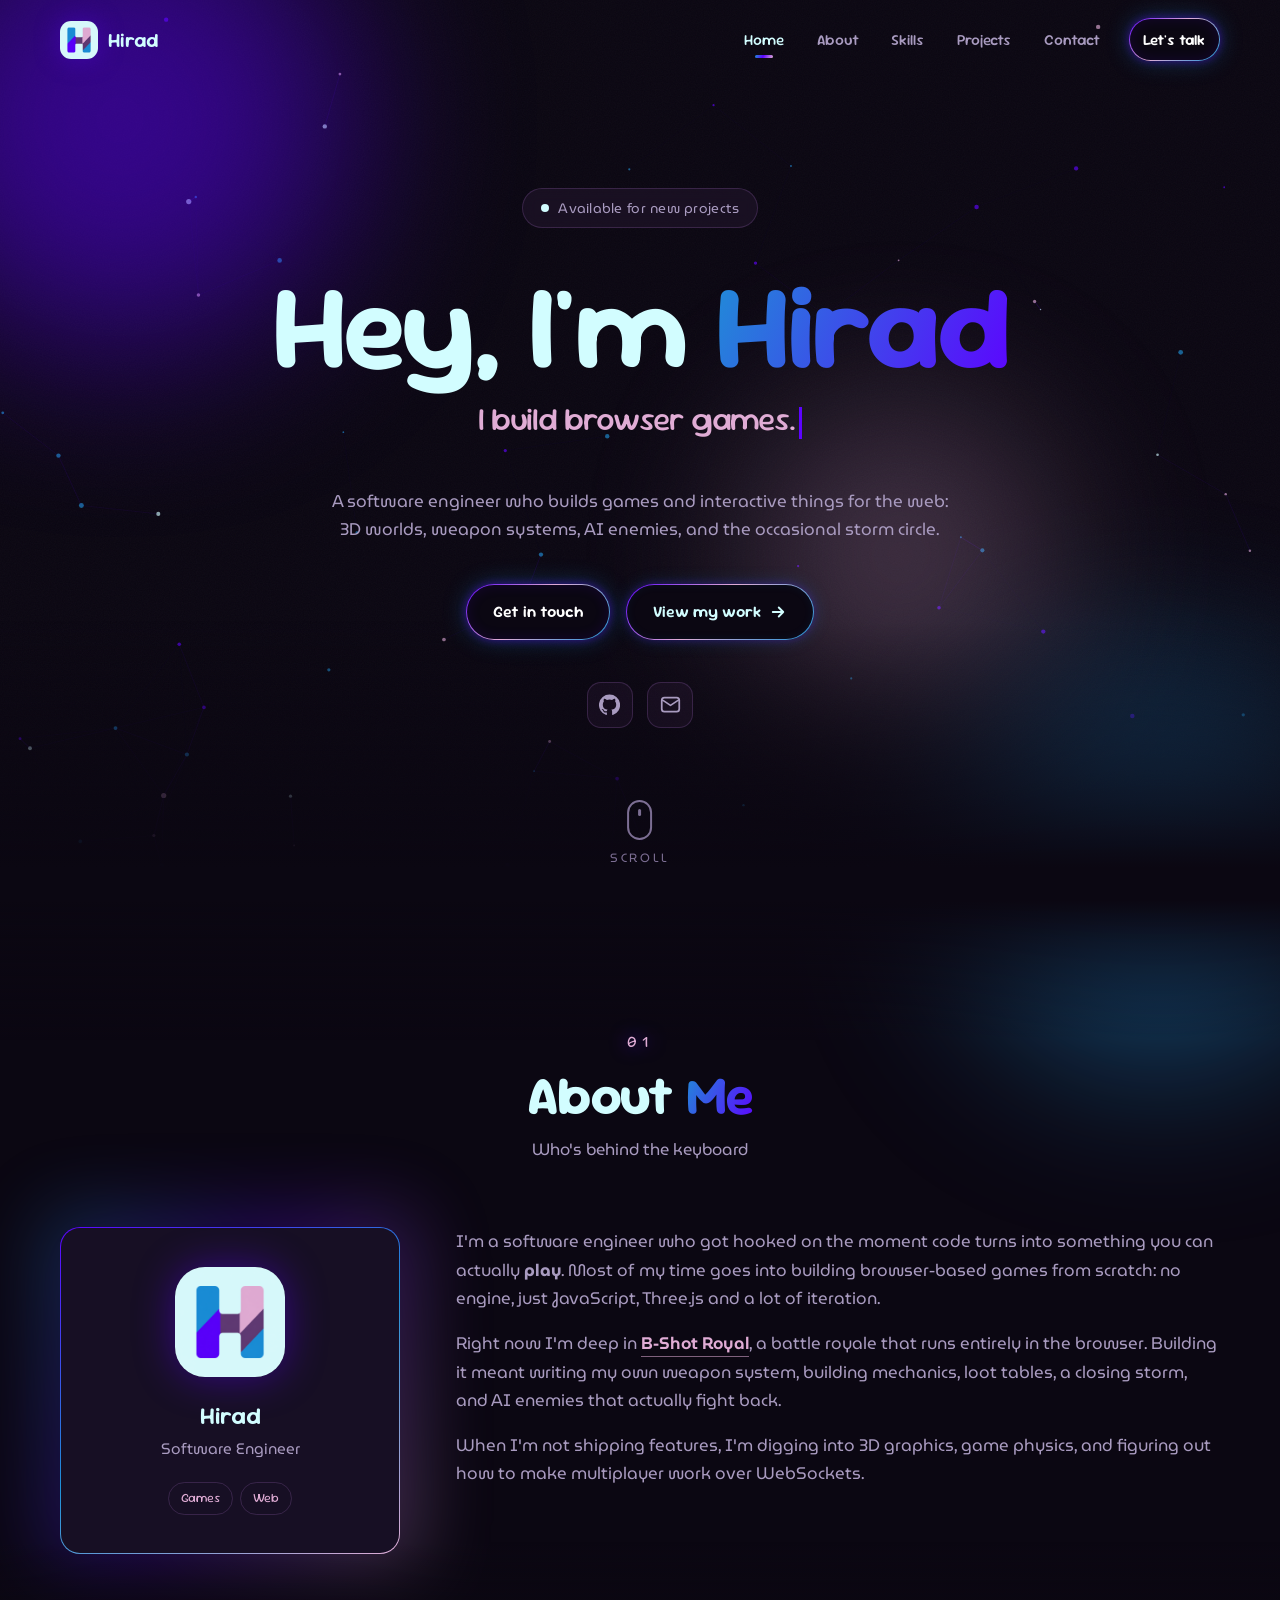
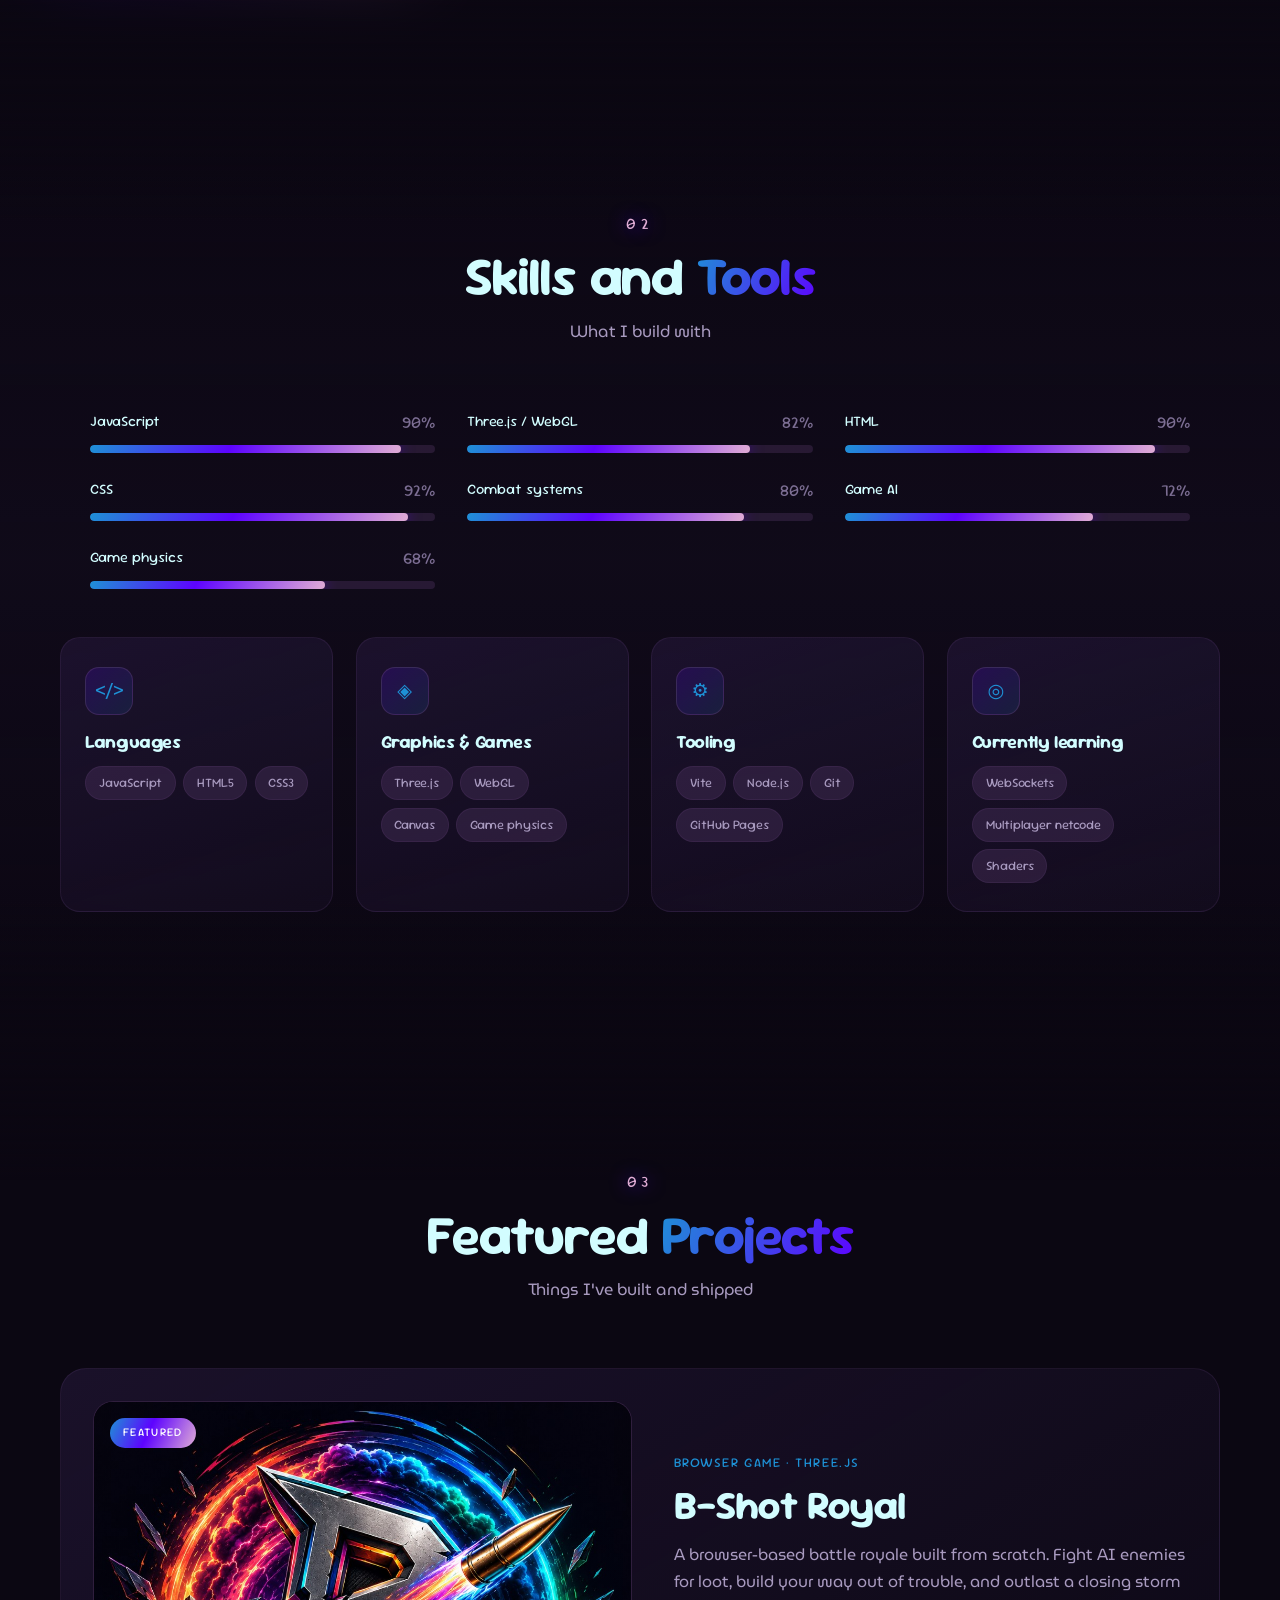
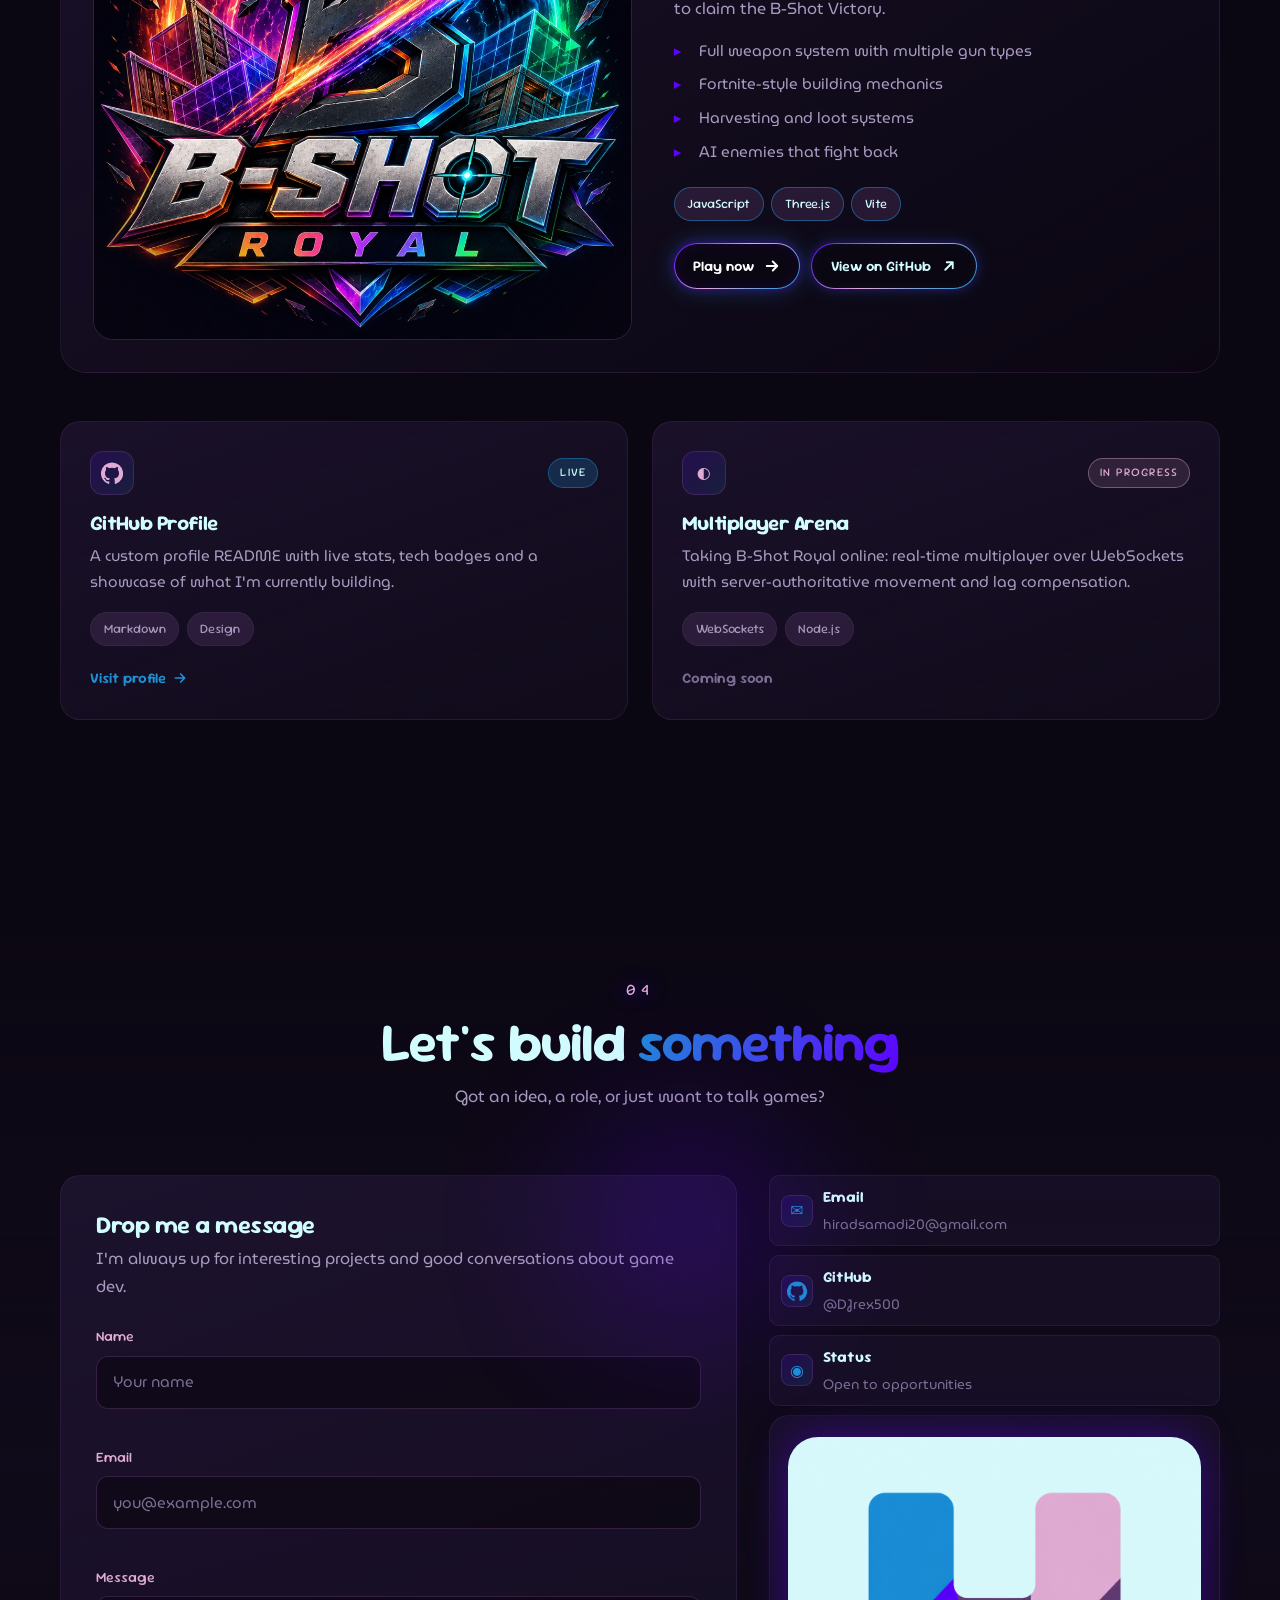
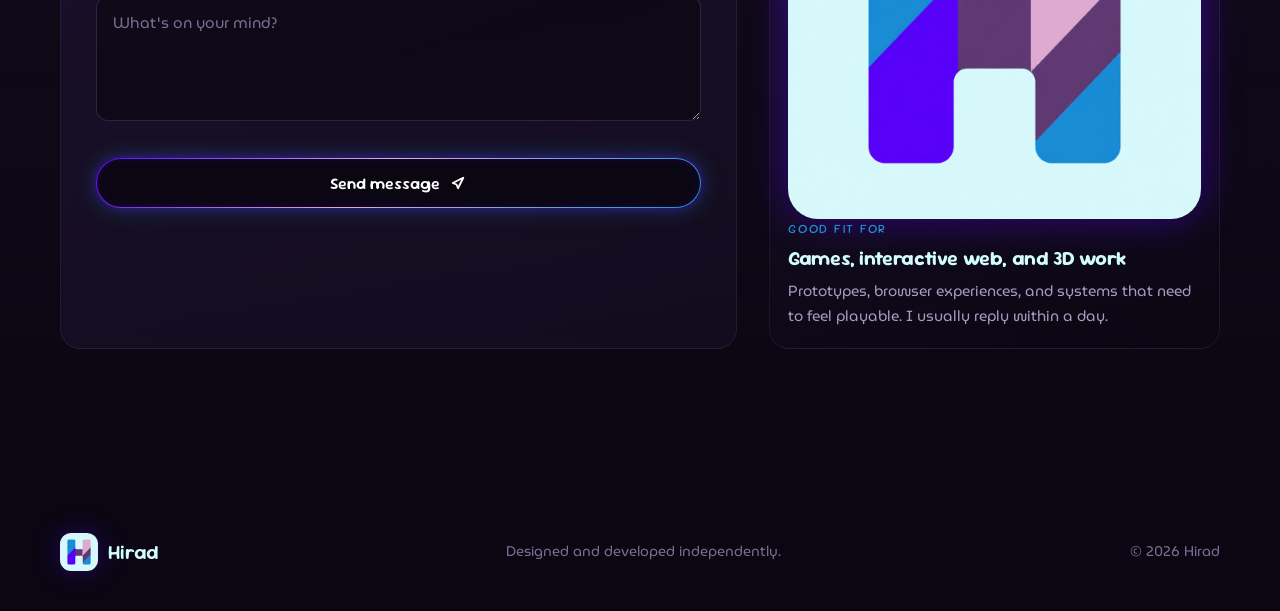
<file: index.html>
<!DOCTYPE html>
<html lang="en">
<head>
<meta charset="UTF-8" />
<meta name="viewport" content="width=device-width, initial-scale=1.0" />
<title>Hirad - Software Engineer &amp; Game Developer</title>
<meta name="description" content="Portfolio of Hirad, a software engineer building games and interactive experiences for the web." />

<link rel="preconnect" href="https://fonts.googleapis.com" />
<link rel="preconnect" href="https://fonts.gstatic.com" crossorigin />
<link href="https://fonts.googleapis.com/css2?family=Sour+Gummy:wght@300;400;500;600;700;800&family=MuseoModerno:wght@300;400;500;600;700&display=swap" rel="stylesheet" />

<link rel="stylesheet" href="styles.css" />
<link rel="icon" href="logo.png" type="image/png" />
<link rel="apple-touch-icon" href="logo.png" />
</head>
<body>

<div class="scroll-progress"><span id="progress-bar"></span></div>
<div class="cursor-glow" id="cursor-glow" aria-hidden="true"></div>
<canvas id="bg-canvas" aria-hidden="true"></canvas>
<div class="grain" aria-hidden="true"></div>

<!-- ============ NAV ============ -->
<header class="nav" id="nav">
  <div class="container nav__inner">
    <a href="#home" class="nav__logo">
      <img class="nav__logo-mark" src="logo.png" alt="" width="38" height="38" />
      <span class="nav__logo-text">Hirad</span>
    </a>

    <nav class="nav__links" id="nav-links">
      <a href="#home" class="nav__link is-active">Home</a>
      <a href="#about" class="nav__link">About</a>
      <a href="#skills" class="nav__link">Skills</a>
      <a href="#projects" class="nav__link">Projects</a>
      <a href="#contact" class="nav__link">Contact</a>
      <a href="#contact" class="btn btn--small btn--primary nav__cta">Let's talk</a>
    </nav>

    <button class="nav__burger" id="nav-burger" aria-label="Toggle menu" aria-expanded="false">
      <span></span><span></span><span></span>
    </button>
  </div>
</header>

<main>

  <!-- ============ HERO ============ -->
  <section class="hero" id="home">
    <div class="orb orb--1" aria-hidden="true"></div>
    <div class="orb orb--2" aria-hidden="true"></div>
    <div class="orb orb--3" aria-hidden="true"></div>

    <div class="container hero__inner">
      <a href="#contact" class="hero__kicker reveal">
        <span class="status-dot"></span> Available for new projects
      </a>

      <h1 class="hero__title reveal" data-delay="1">
        Hey, I'm <span class="gradient-text">Hirad</span>
      </h1>

      <h2 class="hero__typed reveal" data-delay="2">
        <span id="typed"></span><span class="caret" aria-hidden="true"></span>
      </h2>

      <p class="hero__lead reveal" data-delay="3">
        A software engineer who builds games and interactive things for the web:
        3D worlds, weapon systems, AI enemies, and the occasional storm circle.
      </p>

      <div class="hero__actions reveal" data-delay="4">
        <a href="#contact" class="btn btn--primary">Get in touch</a>
        <a href="#projects" class="btn btn--ghost">
          View my work
          <svg viewBox="0 0 24 24" fill="none" stroke="currentColor" stroke-width="2.5"><path d="M5 12h14M13 6l6 6-6 6"/></svg>
        </a>
      </div>

      <div class="hero__socials reveal" data-delay="5">
        <a href="https://github.com/DJrex500" target="_blank" rel="noopener" aria-label="GitHub">
          <svg viewBox="0 0 24 24" fill="currentColor"><path d="M12 .5a12 12 0 0 0-3.79 23.4c.6.11.82-.26.82-.58v-2.2c-3.34.72-4.04-1.42-4.04-1.42-.55-1.39-1.34-1.76-1.34-1.76-1.09-.75.08-.73.08-.73 1.2.08 1.84 1.24 1.84 1.24 1.07 1.83 2.8 1.3 3.49.99.11-.78.42-1.3.76-1.6-2.67-.3-5.47-1.33-5.47-5.93 0-1.31.47-2.38 1.24-3.22-.13-.3-.54-1.52.11-3.18 0 0 1-.32 3.3 1.23a11.5 11.5 0 0 1 6 0c2.3-1.55 3.3-1.23 3.3-1.23.65 1.66.24 2.88.12 3.18.77.84 1.23 1.91 1.23 3.22 0 4.61-2.8 5.62-5.48 5.92.43.37.81 1.1.81 2.22v3.29c0 .32.22.7.83.58A12 12 0 0 0 12 .5Z"/></svg>
        </a>
        <a href="mailto:hiradsamadi20@gmail.com" aria-label="Email">
          <svg viewBox="0 0 24 24" fill="none" stroke="currentColor" stroke-width="2"><rect x="2" y="4" width="20" height="16" rx="3"/><path d="m3 7 9 6 9-6"/></svg>
        </a>
      </div>
    </div>

    <a href="#about" class="hero__scroll" aria-label="Scroll down">
      <span class="mouse"><span class="wheel"></span></span>
      <span class="hero__scroll-text">scroll</span>
    </a>
  </section>

  <!-- ============ ABOUT ============ -->
  <section class="section" id="about">
    <div class="container">
      <div class="section__head reveal">
        <span class="section__num">01</span>
        <h2 class="section__title">About <span class="gradient-text">Me</span></h2>
        <p class="section__sub">Who's behind the keyboard</p>
      </div>

      <div class="about">
        <div class="about__visual reveal">
          <div class="avatar-card tilt">
            <div class="avatar-card__glow"></div>
            <div class="avatar-card__inner">
              <img class="avatar" src="logo.png" alt="Hirad logo" width="110" height="110" />
              <p class="avatar-card__name">Hirad</p>
              <p class="avatar-card__role">Software Engineer</p>
              <div class="avatar-card__chips">
                <span>Games</span><span>Web</span>
              </div>
            </div>
          </div>
        </div>

        <div class="about__text">
          <p class="reveal" data-delay="1">
            I'm a software engineer who got hooked on the moment code turns into something
            you can actually <b>play</b>. Most of my time goes into building browser-based
            games from scratch: no engine, just JavaScript, Three.js and a lot of iteration.
          </p>
          <p class="reveal" data-delay="2">
            Right now I'm deep in <a href="/bshot-royale/"><strong>B-Shot Royal</strong></a>, a battle royale that runs entirely
            in the browser. Building it meant writing my own weapon system, building mechanics,
            loot tables, a closing storm, and AI enemies that actually fight back.
          </p>
          <p class="reveal" data-delay="3">
            When I'm not shipping features, I'm digging into 3D graphics, game physics,
            and figuring out how to make multiplayer work over WebSockets.
          </p>
        </div>
      </div>
    </div>
  </section>

  <!-- ============ SKILLS ============ -->
  <section class="section section--alt" id="skills">
    <div class="container">
      <div class="section__head reveal">
        <span class="section__num">02</span>
        <h2 class="section__title">Skills and <span class="gradient-text">Tools</span></h2>
        <p class="section__sub">What I build with</p>
      </div>

      <div class="skills">
        <div class="skills__bars">
          <div class="bar reveal">
            <div class="bar__head"><span>JavaScript</span><span>90%</span></div>
            <div class="bar__track"><div class="bar__fill" data-level="90"></div></div>
          </div>
          <div class="bar reveal" data-delay="1">
            <div class="bar__head"><span>Three.js / WebGL</span><span>82%</span></div>
            <div class="bar__track"><div class="bar__fill" data-level="82"></div></div>
          </div>
          <div class="bar reveal" data-delay="1">
            <div class="bar__head"><span>HTML</span><span>90%</span></div>
            <div class="bar__track"><div class="bar__fill" data-level="90"></div></div>
          </div>
          <div class="bar reveal" data-delay="2">
            <div class="bar__head"><span>CSS</span><span>92%</span></div>
            <div class="bar__track"><div class="bar__fill" data-level="92"></div></div>
          </div>
          <div class="bar reveal" data-delay="2">
            <div class="bar__head"><span>Combat systems</span><span>80%</span></div>
            <div class="bar__track"><div class="bar__fill" data-level="80"></div></div>
          </div>
          <div class="bar reveal" data-delay="3">
            <div class="bar__head"><span>Game AI</span><span>72%</span></div>
            <div class="bar__track"><div class="bar__fill" data-level="72"></div></div>
          </div>
          <div class="bar reveal" data-delay="4">
            <div class="bar__head"><span>Game physics</span><span>68%</span></div>
            <div class="bar__track"><div class="bar__fill" data-level="68"></div></div>
          </div>
        </div>

        <div class="skills__grid">
          <article class="skill-card tilt reveal" data-delay="1">
            <div class="skill-card__icon">&lt;/&gt;</div>
            <h3>Languages</h3>
            <div class="chips">
              <span>JavaScript</span><span>HTML5</span><span>CSS3</span>
            </div>
          </article>

          <article class="skill-card tilt reveal" data-delay="2">
            <div class="skill-card__icon">◈</div>
            <h3>Graphics &amp; Games</h3>
            <div class="chips">
              <span>Three.js</span><span>WebGL</span><span>Canvas</span><span>Game physics</span>
            </div>
          </article>

          <article class="skill-card tilt reveal" data-delay="3">
            <div class="skill-card__icon">⚙</div>
            <h3>Tooling</h3>
            <div class="chips">
              <span>Vite</span><span>Node.js</span><span>Git</span><span>GitHub Pages</span>
            </div>
          </article>

          <article class="skill-card tilt reveal" data-delay="4">
            <div class="skill-card__icon">◎</div>
            <h3>Currently learning</h3>
            <div class="chips">
              <span>WebSockets</span><span>Multiplayer netcode</span><span>Shaders</span>
            </div>
          </article>
        </div>
      </div>
    </div>
  </section>

  <!-- ============ PROJECTS ============ -->
  <section class="section" id="projects">
    <div class="container">
      <div class="section__head reveal">
        <span class="section__num">03</span>
        <h2 class="section__title">Featured <span class="gradient-text">Projects</span></h2>
        <p class="section__sub">Things I've built and shipped</p>
      </div>

      <!-- Featured -->
      <article class="feature reveal">
        <div class="feature__media">
          <div class="feature__scene">
            <span class="feature__badge">Featured</span>
            <img class="feature__img" src="b-shot-royal.jpg" alt="B-Shot Royal key art" width="1024" height="1024" />
          </div>
        </div>

        <div class="feature__body">
          <p class="feature__eyebrow">Browser game · Three.js</p>
          <h3 class="feature__title">B-Shot Royal</h3>
          <p class="feature__desc">
            A browser-based battle royale built from scratch. Fight AI enemies for loot,
            build your way out of trouble, and outlast a closing storm to claim the
            B-Shot Victory.
          </p>
          <ul class="feature__list">
            <li>Full weapon system with multiple gun types</li>
            <li>Fortnite-style building mechanics</li>
            <li>Harvesting and loot systems</li>
            <li>AI enemies that fight back</li>
          </ul>
          <div class="chips chips--accent">
            <span>JavaScript</span><span>Three.js</span><span>Vite</span>
          </div>
          <div class="feature__actions">
            <a href="/bshot-royale/" class="btn btn--primary btn--small">
              Play now
              <svg viewBox="0 0 24 24" fill="none" stroke="currentColor" stroke-width="2.5"><path d="M5 12h14M13 6l6 6-6 6"/></svg>
            </a>
            <a href="https://github.com/DJrex500/B-Shot-Royal" target="_blank" rel="noopener" class="btn btn--ghost btn--small">
              View on GitHub
              <svg viewBox="0 0 24 24" fill="none" stroke="currentColor" stroke-width="2.5"><path d="M7 17 17 7M9 7h8v8"/></svg>
            </a>
          </div>
        </div>
      </article>

      <!-- Grid -->
      <div class="cards">
        <article class="card tilt reveal" data-delay="1">
          <div class="card__top">
            <span class="card__icon" aria-hidden="true">
              <svg viewBox="0 0 24 24"><path d="M12 .5a12 12 0 0 0-3.79 23.4c.6.11.82-.26.82-.58v-2.2c-3.34.72-4.04-1.42-4.04-1.42-.55-1.39-1.34-1.76-1.34-1.76-1.09-.75.08-.73.08-.73 1.2.08 1.84 1.24 1.84 1.24 1.07 1.83 2.8 1.3 3.49.99.11-.78.42-1.3.76-1.6-2.67-.3-5.47-1.33-5.47-5.93 0-1.31.47-2.38 1.24-3.22-.13-.3-.54-1.52.11-3.18 0 0 1-.32 3.3 1.23a11.5 11.5 0 0 1 6 0c2.3-1.55 3.3-1.23 3.3-1.23.65 1.66.24 2.88.12 3.18.77.84 1.23 1.91 1.23 3.22 0 4.61-2.8 5.62-5.48 5.92.43.37.81 1.1.81 2.22v3.29c0 .32.22.7.83.58A12 12 0 0 0 12 .5Z"/></svg>
            </span>
            <span class="card__tag">Live</span>
          </div>
          <h3 class="card__title">GitHub Profile</h3>
          <p class="card__desc">
            A custom profile README with live stats, tech badges and a showcase of what
            I'm currently building.
          </p>
          <div class="chips"><span>Markdown</span><span>Design</span></div>
          <a href="https://github.com/DJrex500" target="_blank" rel="noopener" class="card__link">
            Visit profile
            <svg viewBox="0 0 24 24" fill="none" stroke="currentColor" stroke-width="2.5"><path d="M5 12h14M13 6l6 6-6 6"/></svg>
          </a>
        </article>

        <article class="card card--soon tilt reveal" data-delay="3">
          <div class="card__top">
            <span class="card__icon">◐</span>
            <span class="card__tag card__tag--soon">In progress</span>
          </div>
          <h3 class="card__title">Multiplayer Arena</h3>
          <p class="card__desc">
            Taking B-Shot Royal online: real-time multiplayer over WebSockets with
            server-authoritative movement and lag compensation.
          </p>
          <div class="chips"><span>WebSockets</span><span>Node.js</span></div>
          <span class="card__link card__link--muted">Coming soon</span>
        </article>
      </div>
    </div>
  </section>

  <!-- ============ CONTACT ============ -->
  <section class="section section--alt" id="contact">
    <div class="container">
      <div class="section__head reveal">
        <span class="section__num">04</span>
        <h2 class="section__title">Let's build <span class="gradient-text">something</span></h2>
        <p class="section__sub">Got an idea, a role, or just want to talk games?</p>
      </div>

      <div class="contact reveal">
        <div class="contact__card">
          <div class="contact__glow"></div>
          <h3>Drop me a message</h3>
          <p>I'm always up for interesting projects and good conversations about game dev.</p>

          <form class="form" id="contact-form" novalidate>
            <input type="text" name="_honey" class="honeypot" tabindex="-1" autocomplete="off" aria-hidden="true" />
            <div class="field">
              <label for="name">Name</label>
              <input type="text" id="name" name="name" placeholder="Your name" required />
              <span class="field__error"></span>
            </div>
            <div class="field">
              <label for="email">Email</label>
              <input type="email" id="email" name="email" placeholder="you@example.com" required />
              <span class="field__error"></span>
            </div>
            <div class="field">
              <label for="message">Message</label>
              <textarea id="message" name="message" rows="4" placeholder="What's on your mind?" required></textarea>
              <span class="field__error"></span>
            </div>
            <button type="submit" class="btn btn--primary btn--full" id="submit-btn">
              <span id="submit-label">Send message</span>
              <svg viewBox="0 0 24 24" fill="none" stroke="currentColor" stroke-width="2.5"><path d="m5 12 14-7-7 14-2-5-5-2Z"/></svg>
            </button>
            <p class="form__note" id="form-note"></p>
          </form>
        </div>

        <div class="contact__side">
          <a class="contact__item" href="mailto:hiradsamadi20@gmail.com">
            <span class="contact__item-icon">✉</span>
            <span>
              <strong>Email</strong>
              <em>hiradsamadi20@gmail.com</em>
            </span>
          </a>
          <a class="contact__item" href="https://github.com/DJrex500" target="_blank" rel="noopener">
            <span class="contact__item-icon" aria-hidden="true">
              <svg viewBox="0 0 24 24"><path d="M12 .5a12 12 0 0 0-3.79 23.4c.6.11.82-.26.82-.58v-2.2c-3.34.72-4.04-1.42-4.04-1.42-.55-1.39-1.34-1.76-1.34-1.76-1.09-.75.08-.73.08-.73 1.2.08 1.84 1.24 1.84 1.24 1.07 1.83 2.8 1.3 3.49.99.11-.78.42-1.3.76-1.6-2.67-.3-5.47-1.33-5.47-5.93 0-1.31.47-2.38 1.24-3.22-.13-.3-.54-1.52.11-3.18 0 0 1-.32 3.3 1.23a11.5 11.5 0 0 1 6 0c2.3-1.55 3.3-1.23 3.3-1.23.65 1.66.24 2.88.12 3.18.77.84 1.23 1.91 1.23 3.22 0 4.61-2.8 5.62-5.48 5.92.43.37.81 1.1.81 2.22v3.29c0 .32.22.7.83.58A12 12 0 0 0 12 .5Z"/></svg>
            </span>
            <span>
              <strong>GitHub</strong>
              <em>@DJrex500</em>
            </span>
          </a>
          <div class="contact__item contact__item--static">
            <span class="contact__item-icon">◉</span>
            <span>
              <strong>Status</strong>
              <em>Open to opportunities</em>
            </span>
          </div>
          <div class="contact__note">
            <img class="contact__note-logo" src="logo.png" alt="" width="110" height="110" />
            <p class="contact__note-kicker">Good fit for</p>
            <h3>Games, interactive web, and 3D work</h3>
            <p>Prototypes, browser experiences, and systems that need to feel playable. I usually reply within a day.</p>
          </div>
        </div>
      </div>
    </div>
  </section>
</main>

<!-- ============ FOOTER ============ -->
<footer class="footer">
  <div class="container footer__inner">
    <a href="#home" class="nav__logo">
      <img class="nav__logo-mark" src="logo.png" alt="" width="38" height="38" />
      <span class="nav__logo-text">Hirad</span>
    </a>
    <p class="footer__text">Designed and developed independently.</p>
    <p class="footer__copy">© <span id="year"></span> Hirad</p>
  </div>
</footer>

<script src="script.js"></script>
</body>
</html>
</file>
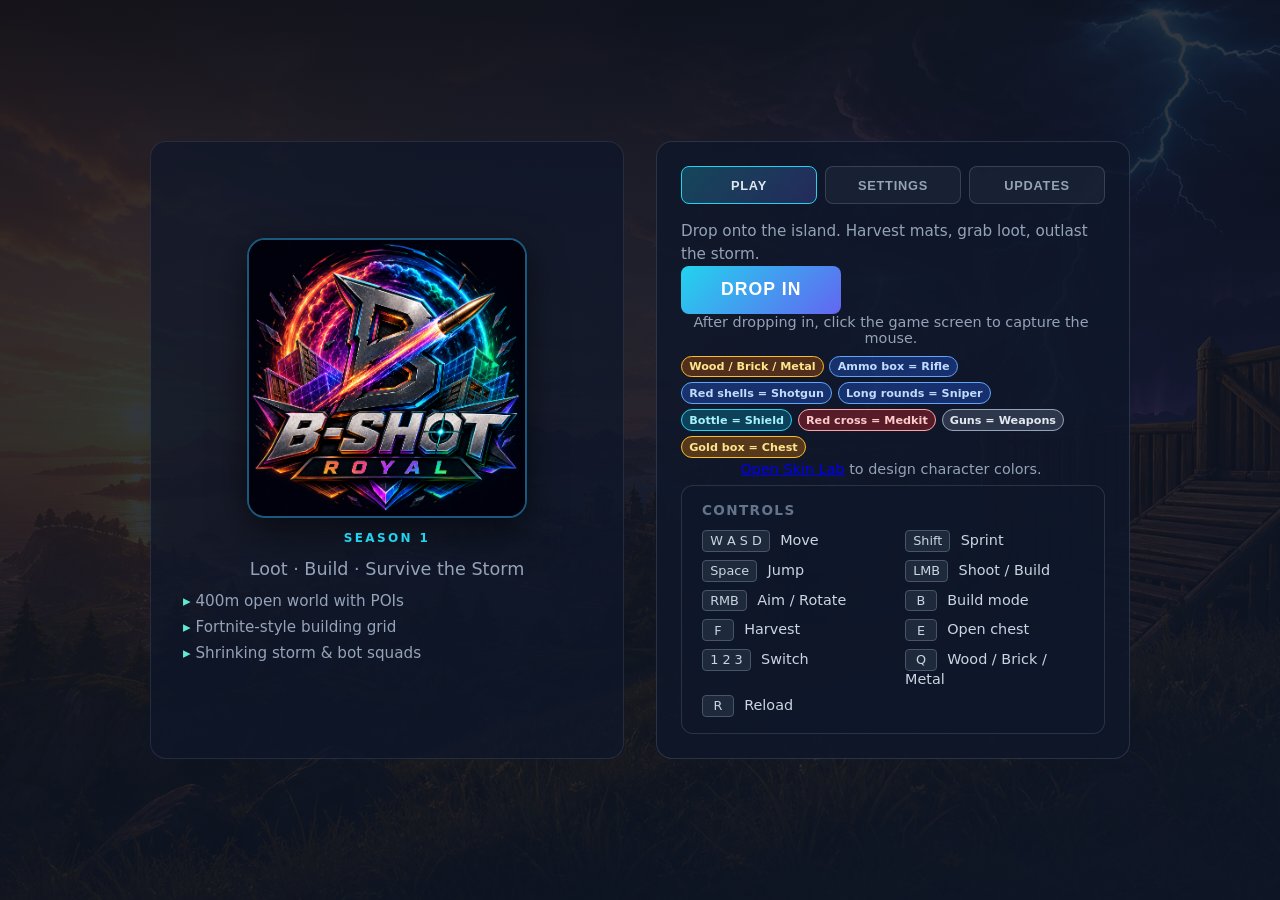
<file: bshot-royale/index.html>
<!DOCTYPE html>
<html lang="en">
  <head>
    <meta charset="UTF-8" />
    <meta name="viewport" content="width=device-width, initial-scale=1.0" />
    <title>B-Shot Royal</title>
    <link rel="icon" type="image/png" href="bshot-royale-logo.png" />
    <link rel="apple-touch-icon" href="bshot-royale-logo.png" />
    <script type="module" crossorigin src="/bshot-royale/assets/main-B9_0QQek.js"></script>
    <link rel="modulepreload" crossorigin href="/bshot-royale/assets/skins-DeQbMvcs.js">
    <link rel="stylesheet" crossorigin href="/bshot-royale/assets/main-Caa0ztV3.css">
  </head>
  <body>
    <div id="overlay">
      <div id="menu">
        <div class="menu-shell">
          <div class="menu-hero">
            <img class="menu-logo" src="bshot-royale-logo.png" alt="B-Shot Royale" />
            <p class="menu-kicker">Season 1</p>
            <h1>B-Shot Royal</h1>
            <p class="tagline">Loot · Build · Survive the Storm</p>
            <ul class="menu-features">
              <li>400m open world with POIs</li>
              <li>Fortnite-style building grid</li>
              <li>Shrinking storm &amp; bot squads</li>
            </ul>
          </div>
          <div class="menu-panel">
            <div class="menu-tabs">
              <button type="button" class="menu-tab active" data-tab="play">Play</button>
              <button type="button" class="menu-tab" data-tab="settings">Settings</button>
              <button type="button" class="menu-tab" data-tab="updates">Updates</button>
            </div>
            <div id="tab-play" class="menu-tab-content">
              <p class="panel-desc">Drop onto the island. Harvest mats, grab loot, outlast the storm.</p>
              <button id="play-btn" type="button">Drop In</button>
              <p class="tagline hint">After dropping in, click the game screen to capture the mouse.</p>
              <div class="loot-legend">
                <span class="leg mats">Wood / Brick / Metal</span>
                <span class="leg ammo">Ammo box = Rifle</span>
                <span class="leg ammo">Red shells = Shotgun</span>
                <span class="leg ammo">Long rounds = Sniper</span>
                <span class="leg shield">Bottle = Shield</span>
                <span class="leg medkit">Red cross = Medkit</span>
                <span class="leg gun">Guns = Weapons</span>
                <span class="leg chest">Gold box = Chest</span>
              </div>
              <p class="tagline hint"><a href="skin-lab.html">Open Skin Lab</a> to design character colors.</p>
              <div class="controls compact">
                <h2>Controls</h2>
                <div class="grid">
                  <span><kbd>W A S D</kbd> Move</span>
                  <span><kbd>Shift</kbd> Sprint</span>
                  <span><kbd>Space</kbd> Jump</span>
                  <span><kbd>LMB</kbd> Shoot / Build</span>
                  <span><kbd>RMB</kbd> Aim / Rotate</span>
                  <span><kbd>B</kbd> Build mode</span>
                  <span><kbd>F</kbd> Harvest</span>
                  <span><kbd>E</kbd> Open chest</span>
                  <span><kbd>1 2 3</kbd> Switch</span>
                  <span><kbd>Q</kbd> Wood / Brick / Metal</span>
                  <span><kbd>R</kbd> Reload</span>
                </div>
              </div>
            </div>
            <div id="tab-settings" class="menu-tab-content hidden">
              <p class="panel-desc">Customize your match before you drop.</p>
              <div class="setting-row">
                <label for="setting-bots">Enable Bots</label>
                <input type="checkbox" id="setting-bots" checked />
              </div>
              <div class="setting-row">
                <label for="setting-sens">Mouse Sensitivity</label>
                <div class="setting-slider">
                  <input type="range" id="setting-sens" min="0.3" max="2.5" step="0.1" value="1" />
                  <span id="setting-sens-val">1.0</span>
                </div>
              </div>
              <div class="setting-row">
                <label for="setting-storm">Storm Speed</label>
                <div class="setting-slider">
                  <input type="range" id="setting-storm" min="0.5" max="2" step="0.1" value="1" />
                  <span id="setting-storm-val">1.0</span>
                </div>
              </div>
              <div class="setting-row">
                <label for="setting-volume">Volume</label>
                <div class="setting-slider">
                  <input type="range" id="setting-volume" min="0" max="1" step="0.05" value="0.7" />
                  <span id="setting-volume-val">0.7</span>
                </div>
              </div>
            </div>
            <div id="tab-updates" class="menu-tab-content hidden">
              <p class="panel-desc">Patch notes. Newest drops first.</p>
              <div id="update-log" class="update-log"></div>
            </div>
          </div>
        </div>
      </div>
      <div id="hud" class="hidden">
        <div id="storm-vignette"></div>
        <div id="crosshair"></div>
        <div id="hit-marker" class="hidden"></div>
        <div id="damage-flash"></div>
        <div id="scope-overlay" class="scope-overlay hidden">
          <div class="scope-ring"></div>
          <div class="scope-reticle"></div>
        </div>
        <div id="minimap-wrap">
          <canvas id="minimap" width="160" height="160"></canvas>
          <span class="minimap-label">MAP</span>
        </div>
        <div id="storm-info">Storm in 90s</div>
        <div id="interact-hint" class="hidden">[F] Harvest</div>
        <div id="fn-hud">
          <div id="vitals">
            <div id="shield-bar"><div id="shield-fill"></div><span id="shield-text">100</span></div>
            <div id="health-bar"><div id="health-fill"></div><span id="health-text">100</span></div>
          </div>
          <div id="hotbar-wrap">
            <div id="mat-stack">
              <button type="button" class="mat-slot active" data-mat="wood"><i class="mat-icon wood"></i><b id="wood-count">0</b><span>Wood</span></button>
              <button type="button" class="mat-slot" data-mat="brick"><i class="mat-icon brick"></i><b id="brick-count">0</b><span>Brick</span></button>
              <button type="button" class="mat-slot" data-mat="metal"><i class="mat-icon metal"></i><b id="metal-count">0</b><span>Metal</span></button>
            </div>
            <div id="weapon-hotbar" class="hotbar-row">
              <div class="fn-slot" data-slot="0"><em>1</em><span class="slot-art rifle"></span><strong>Rifle</strong></div>
              <div class="fn-slot" data-slot="1"><em>2</em><span class="slot-art shotgun"></span><strong>Shotgun</strong></div>
              <div class="fn-slot" data-slot="2"><em>3</em><span class="slot-art sniper"></span><strong>Sniper</strong></div>
            </div>
            <div id="build-hotbar" class="hotbar-row hidden">
              <div class="fn-slot build-slot" data-slot="wall"><em>1</em><span class="slot-art wall"></span><strong>Wall</strong></div>
              <div class="fn-slot build-slot" data-slot="floor"><em>2</em><span class="slot-art floor"></span><strong>Floor</strong></div>
              <div class="fn-slot build-slot" data-slot="ramp"><em>3</em><span class="slot-art ramp"></span><strong>Ramp</strong></div>
            </div>
            <div id="ammo-readout">
              <span id="weapon-name">Assault Rifle</span>
              <span id="ammo"><span id="ammo-current">30</span> / <span id="ammo-reserve">120</span></span>
              <div id="reload-bar" class="hidden"><div id="reload-fill"></div></div>
            </div>
          </div>
          <div id="mode-badge">COMBAT</div>
        </div>
        <div id="kill-feed"></div>
        <div id="loot-feed"></div>
      </div>
      <div id="death-screen" class="hidden">
        <img class="end-logo" src="bshot-royale-logo.png" alt="B-Shot Royale" />
        <h2>Eliminated</h2>
        <p id="death-stats"></p>
        <button id="respawn-btn" type="button">Respawn</button>
      </div>
      <div id="victory-screen" class="hidden">
        <img class="end-logo" src="bshot-royale-logo.png" alt="B-Shot Royale" />
        <h2>Victory Royale!</h2>
        <p id="victory-stats"></p>
        <button id="victory-btn" type="button">Play Again</button>
      </div>
    </div>
    <canvas id="game-canvas"></canvas>
  </body>
</html>
</file>
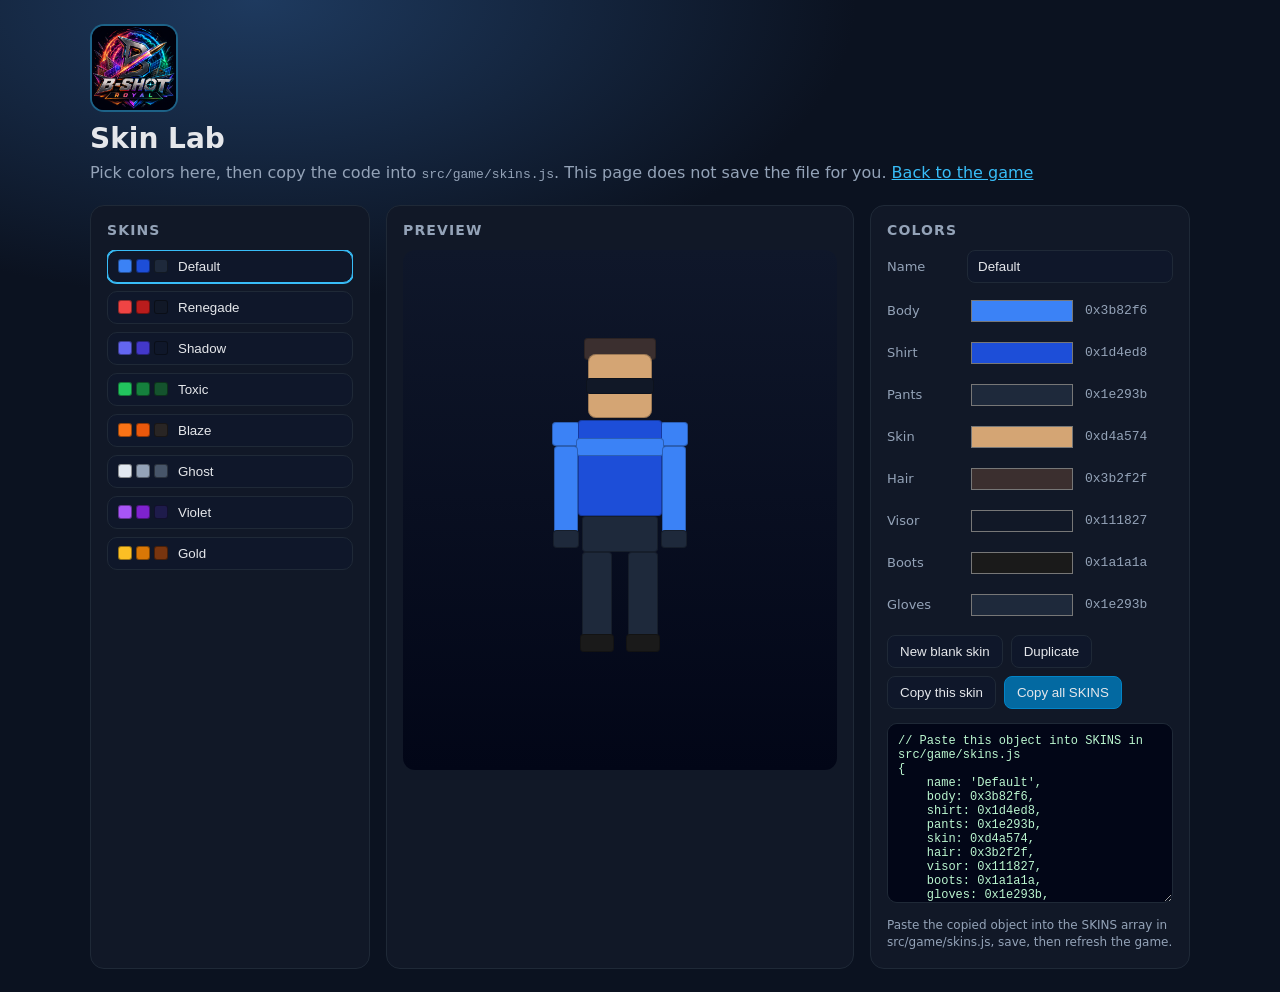
<file: bshot-royale/skin-lab.html>
<!DOCTYPE html>
<html lang="en">
  <head>
    <meta charset="UTF-8" />
    <meta name="viewport" content="width=device-width, initial-scale=1.0" />
    <title>B-Shot Royal — Skin Lab</title>
    <link rel="icon" type="image/png" href="bshot-royale-logo.png" />
    <script type="module" crossorigin src="/bshot-royale/assets/skinLab-CJJu4jYP.js"></script>
    <link rel="modulepreload" crossorigin href="/bshot-royale/assets/skins-DeQbMvcs.js">
    <link rel="stylesheet" crossorigin href="/bshot-royale/assets/skinLab-DZ3PX5Fy.css">
  </head>
  <body>
    <header>
      <img class="lab-logo" src="bshot-royale-logo.png" alt="B-Shot Royale" />
      <h1>Skin Lab</h1>
      <p>
        Pick colors here, then copy the code into
        <code>src/game/skins.js</code>.
        This page does not save the file for you.
        <a href="./">Back to the game</a>
      </p>
    </header>

    <div class="layout">
      <section class="card">
        <h2>Skins</h2>
        <div id="gallery" class="gallery"></div>
      </section>

      <section class="card">
        <h2>Preview</h2>
        <div class="preview-wrap">
          <div id="mannequin" class="mannequin">
            <div class="part hair"></div>
            <div class="part head"></div>
            <div class="part visor"></div>
            <div class="part shoulder-l"></div>
            <div class="part shoulder-r"></div>
            <div class="part torso"></div>
            <div class="part stripe"></div>
            <div class="part arm-l"></div>
            <div class="part arm-r"></div>
            <div class="part glove-l"></div>
            <div class="part glove-r"></div>
            <div class="part pants"></div>
            <div class="part leg-l"></div>
            <div class="part leg-r"></div>
            <div class="part boot-l"></div>
            <div class="part boot-r"></div>
          </div>
        </div>
      </section>

      <section class="card">
        <h2>Colors</h2>
        <label class="field" style="grid-template-columns: 72px 1fr">
          <span>Name</span>
          <input id="skin-name" type="text" />
        </label>
        <div id="fields" class="fields" style="margin-top: 12px"></div>
        <div class="actions">
          <button class="action" id="btn-new" type="button">New blank skin</button>
          <button class="action" id="btn-dupe" type="button">Duplicate</button>
          <button class="action" id="btn-copy-one" type="button">Copy this skin</button>
          <button class="action primary" id="btn-copy-all" type="button">Copy all SKINS</button>
        </div>
        <textarea id="code-out" readonly></textarea>
        <p class="note">Paste the copied object into the SKINS array in src/game/skins.js, save, then refresh the game.</p>
      </section>
    </div>

  </body>
</html>
</file>
<file: styles.css>
/* ============================================================
   Hirad - Portfolio
   Palette: Blue Bell / Electric Indigo / Velvet Purple /
            Pink Orchid / Frozen Water
   ============================================================ */

:root {
  /* Palette */
  --blue-bell:      #1E91D6;
  --electric-indigo:#5D03FF;
  --velvet-purple:  #613F75;
  --pink-orchid:    #E0ACD5;
  --frozen-water:   #D2FDFF;

  /* Surfaces (derived from Velvet Purple) */
  --bg:        #0B0712;
  --bg-alt:    #100B1A;
  --surface:   #170F24;
  --surface-2: #1E1430;
  --line:      rgba(97, 63, 117, 0.45);
  --line-soft: rgba(97, 63, 117, 0.22);

  /* Text */
  --text:      #EDE7F6;
  --text-dim:  #A99BC0;
  --text-faint:#7C6E93;

  /* Effects */
  --grad-main: linear-gradient(115deg, var(--blue-bell), var(--electric-indigo) 45%, var(--pink-orchid));
  /* Mirrors the diagonal colour order of the logo mark */
  --grad-logo: linear-gradient(135deg,
      var(--blue-bell) 0%,
      var(--electric-indigo) 34%,
      var(--velvet-purple) 60%,
      var(--pink-orchid) 100%);
  --grad-soft: linear-gradient(135deg, rgba(93, 3, 255, .18), rgba(30, 145, 214, .12));
  --glow-indigo: 0 0 40px rgba(93, 3, 255, .45);
  --glow-blue:   0 0 40px rgba(30, 145, 214, .35);

  /* Type */
  --font-display: "Sour Gummy", "Comic Sans MS", cursive;
  --font-body: "MuseoModerno", system-ui, -apple-system, "Segoe UI", sans-serif;

  /* Layout */
  --container: 1160px;
  --radius: 20px;
  --radius-sm: 12px;
  --ease: cubic-bezier(.22, 1, .36, 1);
}

/* ---------- Reset ---------- */
*, *::before, *::after { box-sizing: border-box; }

html {
  scroll-behavior: smooth;
  scroll-padding-top: 90px;
}

body {
  margin: 0;
  background: var(--bg);
  color: var(--text);
  font-family: var(--font-body);
  font-size: 16px;
  line-height: 1.7;
  overflow-x: hidden;
  -webkit-font-smoothing: antialiased;
}

h1, h2, h3, h4,
.nav__link, .btn, .chips span,
.section__num, .card__tag, .feature__eyebrow, label {
  font-family: var(--font-display);
}

h1, h2, h3 { line-height: 1.15; margin: 0; letter-spacing: -0.02em; }
p { margin: 0 0 1rem; }
a { color: inherit; text-decoration: none; }
img { max-width: 100%; display: block; }
ul { margin: 0; padding: 0; list-style: none; }

::selection { background: var(--electric-indigo); color: #fff; }

/* Scrollbar */
::-webkit-scrollbar { width: 10px; }
::-webkit-scrollbar-track { background: var(--bg); }
::-webkit-scrollbar-thumb {
  background: linear-gradient(var(--electric-indigo), var(--blue-bell));
  border-radius: 10px;
}

.container {
  width: min(100% - 2.5rem, var(--container));
  margin-inline: auto;
}

/* ---------- Background layers ---------- */
#bg-canvas {
  position: fixed;
  inset: 0;
  z-index: 0;
  pointer-events: none;
}

.grain {
  position: fixed;
  inset: 0;
  z-index: 1;
  pointer-events: none;
  opacity: .035;
  background-image: url("data:image/svg+xml,%3Csvg xmlns='http://www.w3.org/2000/svg' width='200' height='200'%3E%3Cfilter id='n'%3E%3CfeTurbulence type='fractalNoise' baseFrequency='.85' numOctaves='3'/%3E%3C/filter%3E%3Crect width='100%25' height='100%25' filter='url(%23n)'/%3E%3C/svg%3E");
}

main, .nav, .footer { position: relative; z-index: 2; }

/* Scroll progress */
.scroll-progress {
  position: fixed;
  top: 0; left: 0; right: 0;
  height: 3px;
  z-index: 100;
  background: transparent;
}
.scroll-progress span {
  display: block;
  height: 100%;
  width: 0%;
  background: var(--grad-main);
  box-shadow: 0 0 12px rgba(93, 3, 255, .8);
  transition: width .1s linear;
}

/* Cursor glow */
.cursor-glow {
  position: fixed;
  width: 420px;
  height: 420px;
  border-radius: 50%;
  pointer-events: none;
  z-index: 1;
  transform: translate(-50%, -50%);
  background: radial-gradient(circle, rgba(93, 3, 255, .16), rgba(30, 145, 214, .07) 45%, transparent 70%);
  transition: opacity .3s;
  opacity: 0;
}

/* ============================================================
   NAV
   ============================================================ */
.nav {
  position: fixed;
  top: 0; left: 0; right: 0;
  z-index: 60;
  padding: 1.1rem 0;
  transition: padding .35s var(--ease), background .35s, border-color .35s, backdrop-filter .35s;
  border-bottom: 1px solid transparent;
}
.nav.is-scrolled {
  padding: .6rem 0;
  background: rgba(11, 7, 18, .78);
  backdrop-filter: blur(18px);
  border-bottom-color: var(--line-soft);
}

.nav__inner {
  display: flex;
  align-items: center;
  justify-content: space-between;
  gap: 1rem;
}

.nav__logo { display: flex; align-items: center; gap: .6rem; }
.nav__logo-mark {
  width: 38px; height: 38px;
  border-radius: 11px;
  object-fit: cover;
  box-shadow: 0 0 26px rgba(93, 3, 255, .35);
  transition: transform .35s var(--ease), box-shadow .35s;
}
.nav__logo:hover .nav__logo-mark {
  transform: rotate(-6deg) scale(1.06);
  box-shadow: 0 0 34px rgba(93, 3, 255, .6);
}
.nav__logo-text {
  font-family: var(--font-display);
  font-size: 1.25rem;
  font-weight: 600;
  color: var(--frozen-water);
}

.nav__links {
  display: flex;
  align-items: center;
  gap: .35rem;
}
.nav__link {
  position: relative;
  padding: .5rem .85rem;
  font-size: .95rem;
  font-weight: 500;
  color: var(--text-dim);
  border-radius: 10px;
  transition: color .25s, background .25s;
}
.nav__link:hover { color: var(--frozen-water); background: rgba(97, 63, 117, .22); }
.nav__link.is-active { color: var(--frozen-water); }
.nav__link.is-active::after {
  content: "";
  position: absolute;
  left: 50%; bottom: 2px;
  transform: translateX(-50%);
  width: 18px; height: 3px;
  border-radius: 3px;
  background: var(--grad-main);
}
.btn.nav__cta {
  margin-left: .6rem;
  padding: .5rem .85rem;
  font-size: .95rem;
}

.nav__burger {
  display: none;
  flex-direction: column;
  gap: 5px;
  padding: 10px;
  background: rgba(97, 63, 117, .2);
  border: 1px solid var(--line);
  border-radius: 11px;
  cursor: pointer;
}
.nav__burger span {
  display: block;
  width: 22px; height: 2px;
  border-radius: 2px;
  background: var(--frozen-water);
  transition: transform .3s var(--ease), opacity .2s;
}
.nav__burger.is-open span:nth-child(1) { transform: translateY(7px) rotate(45deg); }
.nav__burger.is-open span:nth-child(2) { opacity: 0; }
.nav__burger.is-open span:nth-child(3) { transform: translateY(-7px) rotate(-45deg); }

/* ============================================================
   BUTTONS
   ============================================================ */
.btn {
  display: inline-flex;
  align-items: center;
  justify-content: center;
  gap: .55rem;
  padding: .85rem 1.6rem;
  border: 1.5px solid transparent;
  border-radius: 999px;
  font-size: 1rem;
  font-weight: 600;
  cursor: pointer;
  color: #fff;
  background:
    linear-gradient(#0b0712, #0b0712) padding-box,
    linear-gradient(135deg, var(--electric-indigo), var(--pink-orchid) 45%, var(--blue-bell)) border-box;
  box-shadow:
    0 0 10px rgba(93, 3, 255, .45),
    0 0 24px rgba(30, 145, 214, .32),
    inset 0 0 14px rgba(93, 3, 255, .12);
  transition: transform .25s var(--ease), box-shadow .25s;
}
.btn svg { width: 18px; height: 18px; stroke-linecap: round; stroke-linejoin: round; }

.btn--primary:hover,
.btn--ghost:hover {
  transform: translateY(-3px);
  box-shadow:
    0 0 16px rgba(93, 3, 255, .7),
    0 0 36px rgba(30, 145, 214, .5),
    inset 0 0 18px rgba(30, 145, 214, .16);
}

.btn--ghost {
  color: var(--frozen-water);
  box-shadow:
    0 0 8px rgba(93, 3, 255, .28),
    0 0 18px rgba(30, 145, 214, .22),
    inset 0 0 10px rgba(30, 145, 214, .08);
}

.btn--small { padding: .6rem 1.15rem; font-size: .9rem; }
.btn--full { width: 100%; }

/* ============================================================
   HERO
   ============================================================ */
.hero {
  position: relative;
  min-height: 100svh;
  display: grid;
  place-items: center;
  padding: 8rem 0 7rem;
  overflow-x: clip;
  overflow-y: visible;
}
.hero__inner,
.hero__scroll { position: relative; z-index: 2; }
.hero::after {
  content: "";
  position: absolute;
  left: 0; right: 0; bottom: -1px;
  height: 280px;
  background: linear-gradient(to bottom, transparent 0%, var(--bg) 88%);
  pointer-events: none;
  z-index: 1;
}

.hero__inner { text-align: center; max-width: 900px; }

.hero__kicker {
  display: inline-flex;
  align-items: center;
  gap: .6rem;
  padding: .45rem 1.1rem;
  margin-bottom: 1.8rem;
  border: 1px solid var(--line);
  border-radius: 999px;
  background: rgba(97, 63, 117, .15);
  backdrop-filter: blur(8px);
  font-size: .85rem;
  color: var(--text-dim);
  letter-spacing: .02em;
  cursor: pointer;
  transition: color .25s, border-color .25s, background .25s, transform .25s var(--ease), box-shadow .25s;
}
.hero__kicker:hover {
  color: var(--frozen-water);
  border-color: var(--electric-indigo);
  background: rgba(93, 3, 255, .18);
  transform: translateY(-2px);
  box-shadow: 0 8px 22px rgba(93, 3, 255, .28);
}
.status-dot {
  width: 8px; height: 8px;
  border-radius: 50%;
  background: var(--frozen-water);
  box-shadow: 0 0 0 0 rgba(210, 253, 255, .7);
  animation: pulse 2.4s infinite;
}
@keyframes pulse {
  70%  { box-shadow: 0 0 0 10px rgba(210, 253, 255, 0); }
  100% { box-shadow: 0 0 0 0 rgba(210, 253, 255, 0); }
}

.hero__title {
  font-size: clamp(3rem, 11vw, 7.5rem);
  font-weight: 700;
  margin-bottom: .4rem;
  color: var(--frozen-water);
}

.gradient-text {
  background: var(--grad-main);
  background-size: 220% 220%;
  -webkit-background-clip: text;
  background-clip: text;
  color: transparent;
  animation: gradientShift 7s ease infinite;
}
@keyframes gradientShift {
  0%, 100% { background-position: 0% 50%; }
  50%      { background-position: 100% 50%; }
}

.hero__typed {
  font-size: clamp(1.15rem, 3.4vw, 2rem);
  font-weight: 500;
  color: var(--pink-orchid);
  min-height: 2.4em;
  margin-bottom: .6rem;
}
.caret {
  display: inline-block;
  width: 3px;
  height: 1em;
  margin-left: 4px;
  vertical-align: text-bottom;
  background: var(--electric-indigo);
  animation: blink 1s step-end infinite;
}
@keyframes blink { 50% { opacity: 0; } }

.hero__lead {
  max-width: 620px;
  margin: 0 auto 2.4rem;
  font-size: 1.06rem;
  color: var(--text-dim);
}

.hero__actions {
  display: flex;
  gap: 1rem;
  justify-content: center;
  flex-wrap: wrap;
  margin-bottom: 2.6rem;
}

.hero__socials { display: flex; gap: .9rem; justify-content: center; }
.hero__socials a {
  display: grid;
  place-items: center;
  width: 46px; height: 46px;
  border: 1px solid var(--line);
  border-radius: 14px;
  color: var(--text-dim);
  background: rgba(97, 63, 117, .12);
  transition: transform .3s var(--ease), color .25s, border-color .25s, box-shadow .25s;
}
.hero__socials svg { width: 21px; height: 21px; stroke-linecap: round; stroke-linejoin: round; }
.hero__socials a:hover {
  transform: translateY(-5px);
  color: var(--frozen-water);
  border-color: var(--electric-indigo);
  box-shadow: var(--glow-indigo);
}

/* Floating orbs */
.orb {
  position: absolute;
  border-radius: 50%;
  filter: blur(90px);
  opacity: .5;
  pointer-events: none;
}
.orb--1 {
  width: 460px; height: 460px;
  background: var(--electric-indigo);
  top: -110px; left: -110px;
  animation: float1 18s ease-in-out infinite;
}
.orb--2 {
  width: 380px; height: 380px;
  background: var(--blue-bell);
  bottom: -160px; right: -70px;
  animation: float2 22s ease-in-out infinite;
}
.orb--3 {
  width: 300px; height: 300px;
  background: var(--pink-orchid);
  top: 45%; right: 18%;
  opacity: .28;
  animation: float3 26s ease-in-out infinite;
}
@keyframes float1 {
  50% { transform: translate(90px, 70px) scale(1.12); }
}
@keyframes float2 {
  50% { transform: translate(-80px, -60px) scale(1.18); }
}
@keyframes float3 {
  33%  { transform: translate(-60px, 50px); }
  66%  { transform: translate(50px, -40px); }
}

/* Scroll cue */
.hero__scroll {
  position: absolute;
  bottom: 2rem;
  left: 50%;
  transform: translateX(-50%);
  display: flex;
  flex-direction: column;
  align-items: center;
  gap: .5rem;
  color: var(--text-faint);
  font-size: .75rem;
  letter-spacing: .22em;
  text-transform: uppercase;
  transition: color .25s;
}
.hero__scroll:hover { color: var(--frozen-water); }
.mouse {
  width: 25px; height: 40px;
  border: 2px solid currentColor;
  border-radius: 14px;
  display: grid;
  justify-items: center;
  padding-top: 7px;
}
.wheel {
  width: 3px; height: 7px;
  border-radius: 2px;
  background: currentColor;
  animation: wheel 1.8s infinite;
}
@keyframes wheel {
  0%   { opacity: 0; transform: translateY(0); }
  30%  { opacity: 1; }
  100% { opacity: 0; transform: translateY(13px); }
}

/* ============================================================
   SECTIONS
   ============================================================ */
.section { padding: 8rem 0; position: relative; isolation: isolate; }
.section--alt {
  background: linear-gradient(
    180deg,
    transparent 0%,
    rgba(23, 15, 36, .22) 22%,
    rgba(23, 15, 36, .42) 50%,
    rgba(23, 15, 36, .22) 78%,
    transparent 100%
  );
}
.section::before,
.section::after {
  content: "";
  position: absolute;
  left: 0;
  right: 0;
  height: 140px;
  pointer-events: none;
  z-index: -1;
}
.section::before {
  top: 0;
  background: linear-gradient(to bottom, var(--bg), transparent);
}
.section::after {
  bottom: 0;
  background: linear-gradient(to top, var(--bg), transparent);
}

.section__head { text-align: center; margin-bottom: 4rem; }
.section__num {
  display: inline-block;
  font-size: calc(.85rem + 2px);
  letter-spacing: .3em;
  color: var(--pink-orchid);
  text-shadow: 0 0 18px rgba(93, 3, 255, .8);
  margin-bottom: .5rem;
}
.section__title {
  font-size: clamp(2.1rem, 5.5vw, 3.4rem);
  font-weight: 700;
  color: var(--frozen-water);
  margin-bottom: .6rem;
}
.section__sub { color: var(--text-dim); font-size: 1.02rem; margin: 0; }

/* ============================================================
   ABOUT
   ============================================================ */
.about {
  display: grid;
  grid-template-columns: 340px 1fr;
  gap: 3.5rem;
  align-items: start;
}
.about__text p { color: var(--text-dim); font-size: 1.05rem; }
.about__text strong { color: var(--pink-orchid); font-weight: 600; }
.about__text b { color: inherit; font-weight: 700; font-style: normal; }
.about__text a {
  color: inherit;
  text-decoration: none;
  border-bottom: 1px solid color-mix(in srgb, var(--pink-orchid) 55%, transparent);
}
.about__text a:hover { border-bottom-color: var(--pink-orchid); }

.avatar-card {
  position: relative;
  border-radius: var(--radius);
  padding: 1px;
  background: linear-gradient(150deg, var(--electric-indigo), var(--blue-bell) 50%, var(--pink-orchid));
}
.avatar-card__glow {
  position: absolute;
  inset: -18px;
  border-radius: var(--radius);
  background: var(--grad-main);
  filter: blur(38px);
  opacity: .28;
  z-index: -1;
}
.avatar-card__inner {
  border-radius: calc(var(--radius) - 1px);
  background: var(--surface);
  padding: 2.4rem 1.6rem;
  text-align: center;
}
.avatar {
  width: 110px; height: 110px;
  margin: 0 auto 1.2rem;
  border-radius: 30px;
  object-fit: cover;
  box-shadow: var(--glow-indigo);
}
.avatar-card__name {
  font-family: var(--font-display);
  font-size: 1.5rem;
  font-weight: 600;
  color: var(--frozen-water);
  margin: 0;
}
.avatar-card__role { color: var(--text-dim); font-size: .95rem; margin: 0 0 1.2rem; }
.avatar-card__chips { display: flex; gap: .4rem; justify-content: center; flex-wrap: wrap; }
.avatar-card__chips span {
  font-family: var(--font-display);
  font-size: .78rem;
  padding: .3rem .75rem;
  border-radius: 999px;
  border: 1px solid var(--line);
  color: var(--pink-orchid);
}

/* ============================================================
   SKILLS
   ============================================================ */
.skills { display: grid; gap: 3rem; }

.skills__bars {
  display: grid;
  grid-template-columns: repeat(3, 1fr);
  gap: 1.5rem 2rem;
  max-width: 1100px;
  margin: 0 auto;
  width: 100%;
}
.bar__head {
  display: flex;
  justify-content: space-between;
  font-size: .9rem;
  margin-bottom: .5rem;
  font-family: var(--font-display);
}
.bar__head span:first-child { color: var(--frozen-water); }
.bar__head span:last-child { color: var(--text-faint); font-size: calc(1em + 2px); }
.bar__track {
  height: 8px;
  border-radius: 999px;
  background: rgba(97, 63, 117, .3);
  overflow: hidden;
}
.bar__fill {
  height: 100%;
  width: 0;
  border-radius: 999px;
  background: var(--grad-main);
  box-shadow: 0 0 14px rgba(93, 3, 255, .6);
  transition: width 1.4s var(--ease);
}

.skills__grid {
  display: grid;
  grid-template-columns: repeat(auto-fit, minmax(240px, 1fr));
  gap: 1.4rem;
}
.skill-card {
  padding: 1.8rem 1.5rem;
  border: 1px solid var(--line-soft);
  border-radius: var(--radius);
  background: linear-gradient(160deg, rgba(30, 20, 48, .85), rgba(23, 15, 36, .6));
  transition: transform .35s var(--ease), border-color .3s, box-shadow .35s;
}
.skill-card:hover {
  border-color: rgba(93, 3, 255, .6);
  box-shadow: 0 18px 40px rgba(0, 0, 0, .45), 0 0 0 1px rgba(93, 3, 255, .2);
}
.skill-card__icon {
  display: grid;
  place-items: center;
  width: 48px; height: 48px;
  margin-bottom: 1rem;
  border-radius: 14px;
  background: var(--grad-soft);
  border: 1px solid var(--line);
  color: var(--blue-bell);
  font-size: 1.2rem;
}
.skill-card h3 {
  font-size: 1.15rem;
  color: var(--frozen-water);
  margin-bottom: .9rem;
}

.chips { display: flex; flex-wrap: wrap; gap: .45rem; }
.chips span {
  font-size: .8rem;
  padding: .32rem .8rem;
  border-radius: 999px;
  background: rgba(97, 63, 117, .3);
  border: 1px solid var(--line-soft);
  color: var(--text-dim);
  transition: color .25s, border-color .25s;
}
.skill-card:hover .chips span { color: var(--pink-orchid); }
.chips--accent span { color: var(--frozen-water); border-color: rgba(30, 145, 214, .5); }

/* ============================================================
   PROJECTS
   ============================================================ */
.feature {
  display: grid;
  grid-template-columns: 1.05fr 1fr;
  gap: 2.6rem;
  align-items: center;
  padding: 2rem;
  margin-bottom: 3rem;
  border: 1px solid var(--line-soft);
  border-radius: 26px;
  background: linear-gradient(150deg, rgba(30, 20, 48, .8), rgba(11, 7, 18, .6));
}

.feature__scene {
  position: relative;
  aspect-ratio: 1 / 1;
  border-radius: var(--radius);
  overflow: hidden;
  border: 1px solid var(--line);
  background: #07040f;
}
.feature__img {
  width: 100%;
  height: 100%;
  object-fit: contain;
  transition: transform .7s var(--ease);
}
.feature__scene:hover .feature__img { transform: scale(1.06); }
/* Blends the art's edges into the card instead of ending on a hard line */
.feature__scene::after {
  content: "";
  position: absolute;
  inset: 0;
  pointer-events: none;
  background: radial-gradient(circle at 50% 45%, transparent 55%, rgba(11, 7, 18, .55));
}
.feature__badge {
  position: absolute;
  top: 1rem; left: 1rem;
  z-index: 3;
  font-family: var(--font-display);
  font-size: .72rem;
  letter-spacing: .12em;
  text-transform: uppercase;
  padding: .32rem .8rem;
  border-radius: 999px;
  background: var(--grad-main);
  color: #fff;
}
.feature__eyebrow {
  font-size: .82rem;
  letter-spacing: .12em;
  text-transform: uppercase;
  color: var(--blue-bell);
  margin-bottom: .5rem;
}
.feature__title {
  font-size: clamp(1.8rem, 4vw, 2.5rem);
  color: var(--frozen-water);
  margin-bottom: .8rem;
}
.feature__desc { color: var(--text-dim); }
.feature__list { margin: 0 0 1.3rem; display: grid; gap: .5rem; }
.feature__list li {
  position: relative;
  padding-left: 1.6rem;
  color: var(--text-dim);
  font-size: .95rem;
}
.feature__list li::before {
  content: "▸";
  position: absolute;
  left: 0;
  color: var(--electric-indigo);
}
.feature__actions {
  margin-top: 1.4rem;
  display: flex;
  flex-wrap: wrap;
  gap: .7rem;
}

.cards {
  display: grid;
  grid-template-columns: repeat(auto-fit, minmax(280px, 1fr));
  gap: 1.5rem;
}
.card {
  display: flex;
  flex-direction: column;
  padding: 1.8rem;
  border: 1px solid var(--line-soft);
  border-radius: var(--radius);
  background: linear-gradient(160deg, rgba(30, 20, 48, .8), rgba(23, 15, 36, .5));
  transition: transform .35s var(--ease), border-color .3s, box-shadow .35s;
}
.card:hover {
  border-color: rgba(30, 145, 214, .55);
  box-shadow: 0 20px 44px rgba(0, 0, 0, .5);
}
.card__top {
  display: flex;
  align-items: center;
  justify-content: space-between;
  margin-bottom: 1rem;
}
.card__icon {
  display: grid;
  place-items: center;
  width: 44px; height: 44px;
  border-radius: 13px;
  background: var(--grad-soft);
  border: 1px solid var(--line);
  color: var(--pink-orchid);
}
.card__icon svg {
  width: 22px;
  height: 22px;
  fill: currentColor;
}
.card__tag {
  font-size: .72rem;
  letter-spacing: .1em;
  text-transform: uppercase;
  padding: .26rem .7rem;
  border-radius: 999px;
  color: var(--frozen-water);
  background: rgba(30, 145, 214, .22);
  border: 1px solid rgba(30, 145, 214, .45);
}
.card__tag--soon {
  color: var(--pink-orchid);
  background: rgba(224, 172, 213, .12);
  border-color: rgba(224, 172, 213, .4);
}
.card__title { font-size: 1.3rem; color: var(--frozen-water); margin-bottom: .6rem; }
.card__desc { color: var(--text-dim); font-size: .95rem; flex: 1; }
.card__link {
  display: inline-flex;
  align-items: center;
  gap: .4rem;
  margin-top: 1.2rem;
  font-family: var(--font-display);
  font-size: .92rem;
  font-weight: 600;
  color: var(--blue-bell);
  transition: gap .25s, color .25s;
}
.card__link svg { width: 16px; height: 16px; stroke-linecap: round; stroke-linejoin: round; }
.card__link:hover { gap: .8rem; color: var(--pink-orchid); }
.card__link--muted { color: var(--text-faint); }
.card--soon { opacity: .88; }

/* ============================================================
   CONTACT
   ============================================================ */
.contact {
  display: grid;
  grid-template-columns: 1.2fr .8fr;
  gap: 2rem;
  align-items: stretch;
}
.contact__card {
  position: relative;
  padding: 2.2rem;
  border: 1px solid var(--line-soft);
  border-radius: var(--radius);
  background: linear-gradient(160deg, rgba(30, 20, 48, .9), rgba(23, 15, 36, .7));
}
.contact__glow {
  position: absolute;
  top: -50px; right: -50px;
  width: 200px; height: 200px;
  border-radius: 50%;
  background: var(--electric-indigo);
  filter: blur(80px);
  opacity: .3;
  pointer-events: none;
}
.contact__card h3 { font-size: 1.5rem; color: var(--frozen-water); margin-bottom: .4rem; }
.contact__card > p { color: var(--text-dim); margin-bottom: 1.6rem; }

.form { display: grid; gap: 1.1rem; }
.field { display: grid; gap: .4rem; }
.field label {
  font-size: .88rem;
  font-weight: 500;
  color: var(--pink-orchid);
}
.field input,
.field textarea {
  width: 100%;
  padding: .85rem 1rem;
  border-radius: var(--radius-sm);
  border: 1px solid var(--line);
  background: rgba(11, 7, 18, .65);
  color: var(--text);
  font-family: var(--font-body);
  font-size: .95rem;
  resize: vertical;
  transition: border-color .25s, box-shadow .25s, background .25s;
}
.field input::placeholder,
.field textarea::placeholder { color: var(--text-faint); }
.field input:focus,
.field textarea:focus {
  outline: none;
  border-color: var(--electric-indigo);
  box-shadow: 0 0 0 3px rgba(93, 3, 255, .22);
  background: rgba(11, 7, 18, .9);
}
.field__error {
  font-size: .8rem;
  color: #ff8fb0;
  min-height: 1em;
}
.field.is-invalid input,
.field.is-invalid textarea { border-color: #ff8fb0; }

.form__note {
  margin: .4rem 0 0;
  font-size: .9rem;
  color: var(--frozen-water);
  min-height: 1.2em;
}
.form__note.is-success { color: var(--frozen-water); }
.form__note.is-error { color: #ff8fb0; }
.form__note a { color: var(--blue-bell); text-decoration: underline; }

.honeypot {
  position: absolute;
  left: -9999px;
  width: 1px;
  height: 1px;
  opacity: 0;
  pointer-events: none;
}

.btn:disabled { opacity: .6; cursor: wait; transform: none; }

.contact__side {
  display: flex;
  flex-direction: column;
  gap: .55rem;
  align-self: stretch;
}
.contact__item {
  display: flex;
  align-items: center;
  gap: .65rem;
  flex: 0 0 auto;
  padding: .5rem .7rem;
  border: 1px solid var(--line-soft);
  border-radius: 10px;
  background: rgba(30, 20, 48, .55);
  transition: transform .3s var(--ease), border-color .3s;
}
.contact__item:not(.contact__item--static):hover {
  transform: translateX(6px);
  border-color: var(--electric-indigo);
}
.contact__item-icon {
  display: grid;
  place-items: center;
  width: 32px; height: 32px;
  flex-shrink: 0;
  border-radius: 9px;
  background: var(--grad-soft);
  border: 1px solid var(--line);
  color: var(--blue-bell);
}
.contact__item-icon svg {
  width: 20px;
  height: 20px;
  fill: currentColor;
}
.contact__item strong {
  display: block;
  font-family: var(--font-display);
  font-size: .95rem;
  color: var(--frozen-water);
}
.contact__item em {
  font-style: normal;
  font-size: .85rem;
  color: var(--text-faint);
  word-break: break-all;
}

.contact__note {
  flex: 1;
  display: flex;
  flex-direction: column;
  justify-content: flex-start;
  padding: 1.2rem 1.15rem;
  border: 1px solid var(--line-soft);
  border-radius: var(--radius);
  background: linear-gradient(160deg, rgba(30, 20, 48, .7), rgba(11, 7, 18, .55));
}
.contact__note-logo {
  width: 439px;
  height: 382px;
  margin: .15rem auto 0;
  border-radius: 30px;
  object-fit: cover;
  box-shadow: var(--glow-indigo);
}
.contact__note-kicker {
  margin: auto 0 .4rem;
  font-family: var(--font-display);
  font-size: .78rem;
  letter-spacing: .14em;
  text-transform: uppercase;
  color: var(--blue-bell);
}
.contact__note h3 {
  font-size: 1.25rem;
  color: var(--frozen-water);
  margin-bottom: .55rem;
}
.contact__note p:last-child {
  margin: 0;
  color: var(--text-dim);
  font-size: .92rem;
}

/* ============================================================
   FOOTER
   ============================================================ */
.footer {
  position: relative;
  padding: 3.5rem 0 2.5rem;
  border-top: none;
  background: linear-gradient(to bottom, transparent, rgba(11, 7, 18, .72) 40%);
}
.footer__inner {
  display: flex;
  align-items: center;
  justify-content: space-between;
  gap: 1rem;
  flex-wrap: wrap;
}
.footer__text, .footer__copy {
  margin: 0;
  font-size: .88rem;
  color: var(--text-faint);
}

/* ============================================================
   REVEAL ANIMATION
   ============================================================ */
.reveal {
  opacity: 0;
  transform: translateY(28px);
  transition: opacity .8s var(--ease), transform .8s var(--ease);
}
.reveal.is-visible { opacity: 1; transform: none; }
.reveal[data-delay="1"] { transition-delay: .1s; }
.reveal[data-delay="2"] { transition-delay: .2s; }
.reveal[data-delay="3"] { transition-delay: .3s; }
.reveal[data-delay="4"] { transition-delay: .4s; }
.reveal[data-delay="5"] { transition-delay: .5s; }

/* ============================================================
   RESPONSIVE
   ============================================================ */
@media (max-width: 980px) {
  .about { grid-template-columns: 1fr; gap: 2.5rem; }
  .about__visual { max-width: 340px; margin: 0 auto; }
  .feature { grid-template-columns: 1fr; padding: 1.4rem; }
  .contact { grid-template-columns: 1fr; }
  .skills__bars { grid-template-columns: 1fr; gap: 1.3rem; }
}

@media (max-width: 760px) {
  .nav__burger { display: flex; }
  .nav__links {
    position: fixed;
    inset: 0 0 auto;
    top: 0;
    flex-direction: column;
    justify-content: center;
    gap: .8rem;
    height: 100svh;
    background: rgba(11, 7, 18, .96);
    backdrop-filter: blur(20px);
    transform: translateX(100%);
    transition: transform .45s var(--ease);
  }
  .nav__links.is-open { transform: none; }
  .nav__link { font-size: 1.5rem; padding: .6rem 1.4rem; }
  .nav__link.is-active::after { bottom: -2px; }
  .nav__cta { margin: 1rem 0 0; font-size: 1rem; }
  .nav__burger { position: relative; z-index: 70; }

  .section { padding: 5rem 0; }
  .hero__scroll { display: none; }
  .cursor-glow { display: none; }
  .footer__inner { justify-content: center; text-align: center; }
}

/* ============================================================
   REDUCED MOTION
   ============================================================ */
@media (prefers-reduced-motion: reduce) {
  html { scroll-behavior: auto; }
  *, *::before, *::after {
    animation-duration: .01ms !important;
    animation-iteration-count: 1 !important;
    transition-duration: .01ms !important;
  }
  .reveal { opacity: 1; transform: none; }
}
</file>
<file: bshot-royale/assets/main-Caa0ztV3.css>
*{margin:0;padding:0;box-sizing:border-box}html,body{width:100%;height:100%;overflow:hidden;font-family:Segoe UI,system-ui,sans-serif;background:#0a0e14;color:#fff}#game-canvas{display:block;width:100%;height:100%}#overlay{position:fixed;top:0;right:0;bottom:0;left:0;pointer-events:none;z-index:10}#overlay>*{pointer-events:auto}#menu{position:absolute;top:0;right:0;bottom:0;left:0;display:flex;align-items:center;justify-content:center;background:linear-gradient(160deg,#0a0e14d1,#0f172ae0),url(/bshot-royale/banner.png) center / cover no-repeat;padding:2rem}.menu-shell{display:grid;grid-template-columns:1fr 1fr;gap:2rem;max-width:980px;width:100%;align-items:stretch}.menu-hero{display:flex;flex-direction:column;justify-content:center;gap:.85rem;padding:2rem;border:1px solid rgba(148,163,184,.15);border-radius:16px;background:#0f172ab8;overflow:hidden}.menu-logo{width:min(100%,280px);height:auto;aspect-ratio:1;object-fit:contain;border-radius:18px;margin:0 auto;display:block;border:2px solid rgba(56,189,248,.45);box-shadow:0 12px 36px #0000008c;background:#020617}.menu-kicker{text-transform:uppercase;letter-spacing:.2em;font-size:.75rem;color:#22d3ee;font-weight:700}.menu-features{list-style:none;display:flex;flex-direction:column;gap:.5rem;color:#94a3b8;font-size:.95rem}.menu-features li:before{content:"▸ ";color:#5eead4}.menu-panel{padding:1.5rem;border-radius:16px;background:#0f172ad9;border:1px solid rgba(148,163,184,.2);display:flex;flex-direction:column;gap:1rem}.menu-tabs{display:flex;gap:.5rem}.menu-tab{flex:1;padding:.65rem 1rem;border:1px solid rgba(148,163,184,.25);border-radius:8px;background:#1e293b99;color:#94a3b8;cursor:pointer;font-weight:600;text-transform:uppercase;letter-spacing:.06em;font-size:.8rem}.menu-tab.active{background:linear-gradient(135deg,#22d3ee40,#6366f140);border-color:#22d3ee;color:#e2e8f0}.menu-tab-content.hidden{display:none}.panel-desc{color:#94a3b8;font-size:.95rem;line-height:1.5}.setting-row{display:flex;align-items:center;justify-content:space-between;gap:1rem;padding:.75rem 0;border-bottom:1px solid rgba(148,163,184,.12);color:#cbd5e1}.setting-row label{font-size:.95rem}.setting-slider{display:flex;align-items:center;gap:.75rem;min-width:180px}.setting-slider input[type=range]{flex:1;accent-color:#22d3ee}.setting-slider span{min-width:2rem;text-align:right;color:#5eead4;font-weight:700}#setting-bots{width:1.1rem;height:1.1rem;accent-color:#22d3ee}.controls.compact{margin-top:.5rem;padding:1rem 1.25rem}#menu h1{position:absolute;width:1px;height:1px;overflow:hidden;clip:rect(0,0,0,0)}.tagline{color:#94a3b8;font-size:1.1rem}.menu-hero .tagline,.menu-kicker{text-align:center}.hint{font-size:.9rem;max-width:420px;text-align:center}.loot-legend{display:flex;flex-wrap:wrap;gap:.35rem;margin:.6rem 0 .2rem}.loot-legend .leg{font-size:.7rem;font-weight:700;padding:.2rem .45rem;border-radius:999px;border:1px solid transparent}.loot-legend .mats{background:#b4530966;border-color:#fbbf24;color:#fde68a}.loot-legend .ammo{background:#2563eb59;border-color:#60a5fa;color:#bfdbfe}.loot-legend .shield{background:#0891b259;border-color:#22d3ee;color:#a5f3fc}.loot-legend .medkit{background:#dc262659;border-color:#fca5a5;color:#fecaca}.loot-legend .gun{background:#64748b59;border-color:#94a3b8;color:#e2e8f0}.loot-legend .chest{background:#d9770659;border-color:#fbbf24;color:#fde68a}#play-btn,#respawn-btn{padding:.85rem 2.5rem;font-size:1.1rem;font-weight:700;border:none;border-radius:8px;cursor:pointer;background:linear-gradient(135deg,#22d3ee,#6366f1);color:#fff;text-transform:uppercase;letter-spacing:.06em;transition:transform .15s,box-shadow .15s}#play-btn:hover,#respawn-btn:hover{transform:scale(1.05);box-shadow:0 0 24px #6366f180}.controls{margin-top:1rem;padding:1.5rem 2rem;background:#0f172ab3;border:1px solid rgba(148,163,184,.2);border-radius:12px;max-width:640px}.controls h2{font-size:.85rem;text-transform:uppercase;letter-spacing:.1em;color:#64748b;margin-bottom:.75rem}.controls .grid{display:grid;grid-template-columns:1fr 1fr;gap:.5rem 1.5rem;font-size:.9rem;color:#cbd5e1}kbd{display:inline-block;min-width:2rem;padding:.15rem .45rem;margin-right:.35rem;background:#1e293b;border:1px solid #475569;border-radius:4px;font-family:inherit;font-size:.8rem;text-align:center}#hud.hidden,#death-screen.hidden,#victory-screen.hidden,#menu.hidden,.hidden{display:none!important}#hud{position:absolute;top:0;right:0;bottom:0;left:0;pointer-events:none}#crosshair{position:absolute;top:50%;left:50%;width:20px;height:20px;transform:translate(-50%,-50%);border:2px solid rgba(255,255,255,.85);border-radius:50%;box-shadow:0 0 0 1px #0006}#crosshair:before,#crosshair:after{content:"";position:absolute;background:#ffffffd9}#crosshair:before{width:2px;height:8px;top:50%;left:50%;transform:translate(-50%,-50%)}#crosshair:after{width:8px;height:2px;top:50%;left:50%;transform:translate(-50%,-50%)}#hit-marker{position:absolute;top:50%;left:50%;width:28px;height:28px;transform:translate(-50%,-50%) rotate(45deg);border:2px solid transparent;border-top-color:#fff;border-left-color:#fff;opacity:0;pointer-events:none}#hit-marker.show,#hit-marker.headshot-hit{opacity:1}#hit-marker.headshot-hit{border-top-color:#fbbf24;border-left-color:#fbbf24;width:34px;height:34px}#damage-flash{position:absolute;top:0;right:0;bottom:0;left:0;background:radial-gradient(circle,transparent 40%,rgba(239,68,68,.45));opacity:0;pointer-events:none}#damage-flash.active{opacity:1}#reload-bar{width:120px;height:4px;background:#00000080;border-radius:2px;overflow:hidden;margin-top:.35rem}#reload-fill{height:100%;width:0%;background:linear-gradient(90deg,#22d3ee,#6366f1)}.end-logo{width:180px;height:180px;object-fit:contain;border-radius:18px;border:2px solid rgba(56,189,248,.45);box-shadow:0 12px 40px #00000080;background:#020617}#victory-screen h2{font-size:2.8rem;background:linear-gradient(135deg,#fbbf24,#f97316);-webkit-background-clip:text;-webkit-text-fill-color:transparent;background-clip:text}#victory-btn{padding:.85rem 2.5rem;font-size:1.1rem;font-weight:700;border:none;border-radius:8px;cursor:pointer;background:linear-gradient(135deg,#fbbf24,#f97316);color:#1a1a1a;text-transform:uppercase}.scope-overlay{position:absolute;top:0;right:0;bottom:0;left:0;pointer-events:none}.scope-overlay.hidden{display:none}.scope-ring{position:absolute;top:0;right:0;bottom:0;left:0;border:0 solid rgba(0,0,0,.85)}.scope-reticle{position:absolute;top:50%;left:50%;transform:translate(-50%,-50%)}.scope-overlay.scope-assault .scope-ring{border-width:0 18vw;box-shadow:inset 0 0 0 2px #ffffff26}.scope-overlay.scope-assault .scope-reticle{width:14px;height:14px;border:2px solid rgba(255,255,255,.9);border-radius:50%}.scope-overlay.scope-assault .scope-reticle:before,.scope-overlay.scope-assault .scope-reticle:after{content:"";position:absolute;background:#ffffffe6}.scope-overlay.scope-assault .scope-reticle:before{width:2px;height:6px;top:50%;left:50%;transform:translate(-50%,-50%)}.scope-overlay.scope-assault .scope-reticle:after{width:6px;height:2px;top:50%;left:50%;transform:translate(-50%,-50%)}.scope-overlay.scope-shotgun .scope-ring{border-width:12vh 22vw;border-radius:8px;box-shadow:inset 0 0 0 3px #ffb45059}.scope-overlay.scope-shotgun .scope-reticle{width:120px;height:120px;border:2px solid rgba(255,200,100,.7);border-radius:50%}.scope-overlay.scope-shotgun .scope-reticle:before{content:"";position:absolute;width:6px;height:6px;background:#ffc864e6;border-radius:50%;top:50%;left:50%;transform:translate(-50%,-50%)}.scope-overlay.scope-sniper .scope-ring{border-width:0;background:radial-gradient(circle at center,transparent 26vmin,rgba(0,0,0,.92) 26.5vmin)}.scope-overlay.scope-sniper .scope-reticle{width:42vmin;height:42vmin;border:3px solid rgba(20,20,20,.95);border-radius:50%;box-shadow:0 0 0 2px #ffffff14,inset 0 0 40px #00000080}.scope-overlay.scope-sniper .scope-reticle:before,.scope-overlay.scope-sniper .scope-reticle:after{content:"";position:absolute;background:#000000d9}.scope-overlay.scope-sniper .scope-reticle:before{width:2px;height:100%;top:0;left:50%;transform:translate(-50%)}.scope-overlay.scope-sniper .scope-reticle:after{width:100%;height:2px;top:50%;left:0;transform:translateY(-50%)}.update-log{max-height:280px;overflow:auto;display:flex;flex-direction:column;gap:.85rem}.patch header{display:flex;flex-wrap:wrap;gap:.4rem .7rem;align-items:baseline;margin-bottom:.35rem}.patch strong{color:#fde68a}.patch span{color:#64748b;font-size:.8rem}.patch em{color:#e2e8f0;font-style:normal;font-weight:700}.patch ul{margin:0;padding-left:1.1rem;color:#94a3b8;font-size:.85rem}.patch li{margin:.15rem 0}#fn-hud{position:absolute;left:1.25rem;right:1.25rem;bottom:1.1rem;display:flex;align-items:flex-end;justify-content:space-between;gap:1rem;pointer-events:none}#vitals{display:flex;flex-direction:column;gap:.3rem}#hotbar-wrap{display:flex;flex-direction:column;align-items:center;gap:.4rem;pointer-events:auto}#mat-stack{display:flex;gap:.3rem}.mat-slot{width:70px;height:52px;border:2px solid rgba(255,255,255,.2);background:#0000008c;color:#e2e8f0;border-radius:6px;cursor:pointer;display:flex;flex-direction:column;align-items:center;justify-content:center;gap:1px;padding:2px}.mat-slot span{font-size:.62rem;letter-spacing:.04em;text-transform:uppercase;color:#94a3b8}.mat-slot b{font-size:.85rem;line-height:1}.mat-slot.active{border-color:#fbbf24;box-shadow:0 0 0 1px #fbbf24}.mat-icon{width:16px;height:10px;border-radius:2px;display:block}.mat-icon.wood{background:linear-gradient(#d97706,#92400e)}.mat-icon.brick{background:linear-gradient(#ef4444,#7f1d1d)}.mat-icon.metal{background:linear-gradient(#e2e8f0,#64748b)}.hotbar-row{display:flex;gap:.35rem}.fn-slot{width:86px;height:72px;background:#080c14b8;border:2px solid rgba(255,255,255,.22);border-radius:4px;position:relative;display:flex;flex-direction:column;align-items:center;justify-content:flex-end;padding:4px}.fn-slot em{position:absolute;top:2px;left:5px;font-style:normal;font-size:.7rem;font-weight:800;color:#f8fafc}.fn-slot strong{font-size:.68rem;letter-spacing:.04em;text-transform:uppercase;color:#cbd5e1}.fn-slot.active{border-color:#f8fafc;box-shadow:0 0 0 2px #ffffff40,inset 0 0 12px #ffffff14}.slot-art{width:42px;height:18px;margin-bottom:4px;border-radius:2px}.slot-art.rifle{background:linear-gradient(90deg,#64748b,#94a3b8)}.slot-art.shotgun{background:linear-gradient(90deg,#78716c,#d6d3d1);width:34px}.slot-art.sniper{background:linear-gradient(90deg,#1e293b,#facc15);width:50px}.slot-art.wall{background:#b45309;width:28px;height:28px}.slot-art.floor{background:#ca8a04;width:32px;height:10px}.slot-art.ramp{width:0;height:0;background:none;border-left:16px solid transparent;border-right:16px solid transparent;border-bottom:22px solid #d97706}#ammo-readout{text-align:center;text-shadow:0 2px 8px #000}#fn-hud #mode-badge{pointer-events:none;align-self:flex-end}#health-bar,#shield-bar{position:relative;width:200px;height:22px;background:#00000080;border:2px solid rgba(255,255,255,.3);border-radius:4px;overflow:hidden}#health-fill{height:100%;width:100%;background:linear-gradient(90deg,#ef4444,#f97316);transition:width .2s}#shield-fill{height:100%;width:100%;background:linear-gradient(90deg,#3b82f6,#06b6d4);transition:width .2s}#health-bar span,#shield-bar span{position:absolute;top:0;right:0;bottom:0;left:0;display:flex;align-items:center;justify-content:center;font-size:.75rem;font-weight:700;text-shadow:0 1px 2px rgba(0,0,0,.8)}#materials{padding:.35rem .75rem;background:#00000080;border-radius:6px;font-weight:600;font-size:.9rem;display:flex;align-items:center;gap:.45rem}.hud-chip{display:inline-block;padding:.1rem .4rem;border-radius:4px;font-size:.7rem;font-weight:800;letter-spacing:.06em}.hud-chip.mats{background:#b45309;color:#fde68a;border:1px solid #fbbf24}#mat-count{color:#fbbf24}#bottom-bar{display:none}#weapon-name{font-size:1.1rem;font-weight:700;text-transform:uppercase;letter-spacing:.05em}#weapon-slots,#build-slots{display:flex;gap:.4rem;justify-content:center;margin-top:.25rem}.slot{padding:.2rem .55rem;border-radius:6px;font-size:.75rem;font-weight:700;background:#00000073;border:1px solid rgba(255,255,255,.2);color:#94a3b8}.slot.active{background:#6366f173;border-color:#818cf8;color:#fff}.build-slot.active{background:#22d3ee40;border-color:#22d3ee;color:#5eead4}#ammo{font-size:1.4rem;font-weight:700}#build-info{font-size:.9rem;color:#5eead4}#mode-badge{display:inline-block;margin:0 auto;padding:.25rem .75rem;border-radius:999px;font-size:.75rem;font-weight:700;letter-spacing:.08em;background:#ef44444d;border:1px solid #ef4444}#mode-badge.build-mode{background:#22d3ee33;border-color:#22d3ee;color:#5eead4}#kill-feed{position:absolute;top:4rem;right:1rem;display:flex;flex-direction:column;gap:.35rem;font-size:.85rem}.kill-entry{padding:.25rem .5rem;background:#00000073;border-radius:4px;animation:fadeKill 3s forwards}.kill-entry.headshot-kill{background:#dc2626a6;border:1px solid #fbbf24;font-weight:700;color:#fef08a}.headshot-popup{position:absolute;top:35%;left:50%;transform:translate(-50%,-50%) scale(.6);font-size:2.2rem;font-weight:900;letter-spacing:.08em;color:#fef08a;text-shadow:0 0 12px rgba(251,191,36,.9),0 2px 8px rgba(0,0,0,.8);opacity:0;pointer-events:none;transition:opacity .1s,transform .15s;z-index:20}.headshot-popup.show{opacity:1;transform:translate(-50%,-50%) scale(1)}@keyframes fadeKill{0%,70%{opacity:1}to{opacity:0}}#loot-feed{position:absolute;top:4rem;left:1rem;display:flex;flex-direction:column;gap:.35rem;font-size:.85rem}.loot-entry{padding:.3rem .65rem;background:#fbbf2440;border:1px solid rgba(251,191,36,.5);border-radius:4px;color:#fde68a;animation:fadeKill 2.5s forwards;font-weight:700}.loot-entry.materials,.loot-entry.wood{background:#b4530973;border-color:#fbbf24;color:#fde68a}.loot-entry.brick{background:#b91c1c73;border-color:#fca5a5;color:#fecaca}.loot-entry.metal{background:#64748b73;border-color:#cbd5e1;color:#e2e8f0}.loot-entry.ammo,.loot-entry.ammo_rifle{background:#2563eb66;border-color:#60a5fa;color:#bfdbfe}.loot-entry.ammo_shells{background:#dc262666;border-color:#fca5a5;color:#fecaca}.loot-entry.ammo_sniper{background:#ca8a0466;border-color:#facc15;color:#fef08a}.loot-entry.shield{background:#0891b273;border-color:#22d3ee;color:#a5f3fc}.loot-entry.medkit{background:#dc262673;border-color:#fca5a5;color:#fecaca}.loot-entry.ar{background:#64748b73;border-color:#94a3b8;color:#e2e8f0}.loot-entry.shotgun{background:#44403c8c;border-color:#d6d3d1;color:#f5f5f4}.loot-entry.sniper{background:#3341558c;border-color:#facc15;color:#fef08a}#minimap-wrap{position:absolute;top:1rem;left:1rem;width:160px;height:160px;border-radius:12px;overflow:hidden;border:2px solid rgba(34,211,238,.45);box-shadow:0 4px 20px #00000073;background:#0a140ee6}#minimap{display:block;width:100%;height:100%}.minimap-label{position:absolute;bottom:4px;right:6px;font-size:.6rem;letter-spacing:.15em;color:#22d3eecc;font-weight:700;pointer-events:none}@media(max-width:860px){.menu-shell{grid-template-columns:1fr;max-width:520px}}#storm-info{position:absolute;top:3.5rem;left:50%;transform:translate(-50%);padding:.3rem .75rem;background:#00000080;border-radius:6px;font-size:.85rem;font-weight:600;color:#94a3b8}#storm-info.storm-active{color:#c084fc;border:1px solid rgba(192,132,252,.5);animation:pulseStorm 1s infinite}@keyframes pulseStorm{0%,to{opacity:1}50%{opacity:.6}}#storm-vignette{position:absolute;top:0;right:0;bottom:0;left:0;pointer-events:none;opacity:0;transition:opacity .4s;background:radial-gradient(circle at center,transparent 40%,rgba(124,58,237,.45) 100%)}#storm-vignette.active{opacity:1}#interact-hint{position:absolute;bottom:8rem;left:50%;transform:translate(-50%);padding:.35rem .85rem;background:#0000008c;border:1px solid rgba(255,255,255,.25);border-radius:6px;font-size:.85rem;color:#e2e8f0}#death-screen{position:absolute;top:0;right:0;bottom:0;left:0;display:flex;flex-direction:column;align-items:center;justify-content:center;background:#000000bf;gap:1rem}#death-screen h2{font-size:2.5rem;color:#ef4444}#death-stats{color:#94a3b8}
</file>
<file: bshot-royale/assets/skinLab-DZ3PX5Fy.css>
:root{--bg: #0b1220;--panel: #111827;--line: #1f2937;--text: #e5e7eb;--muted: #94a3b8;--accent: #38bdf8}*{box-sizing:border-box}html,body{margin:0;min-height:100%;background:radial-gradient(1200px 600px at 20% 0%,#1e3a5f 0%,var(--bg) 50%);color:var(--text);font-family:Segoe UI,system-ui,sans-serif}body{padding:24px}header{max-width:1100px;margin:0 auto 20px}.lab-logo{width:88px;height:88px;object-fit:contain;border-radius:14px;border:2px solid rgba(56,189,248,.5);display:block;margin-bottom:10px;background:#020617}h1{margin:0 0 6px;font-size:28px}p{margin:0;color:var(--muted);line-height:1.45}a{color:var(--accent)}.layout{max-width:1100px;margin:0 auto;display:grid;grid-template-columns:280px 1fr 320px;gap:16px}.card{background:var(--panel);border:1px solid var(--line);border-radius:14px;padding:16px}h2{margin:0 0 12px;font-size:14px;letter-spacing:.08em;text-transform:uppercase;color:var(--muted)}.gallery{display:flex;flex-direction:column;gap:8px;max-height:70vh;overflow:auto}.skin-btn{display:flex;align-items:center;gap:10px;width:100%;border:1px solid var(--line);background:#0f172a;color:var(--text);border-radius:10px;padding:8px 10px;cursor:pointer;text-align:left}.skin-btn.active{border-color:var(--accent);box-shadow:0 0 0 1px var(--accent)}.swatches{display:flex;gap:4px}.swatch{width:14px;height:14px;border-radius:3px;border:1px solid #0006}.preview-wrap{min-height:520px;display:grid;place-items:center;background:linear-gradient(#0f172a,#020617);border-radius:12px}.mannequin{position:relative;width:180px;height:360px}.part{position:absolute;border-radius:4px;box-shadow:inset 0 0 0 1px #0004}.hair{width:72px;height:22px;left:54px;top:8px}.head{width:64px;height:64px;left:58px;top:24px;border-radius:8px}.visor{width:68px;height:16px;left:56px;top:48px}.torso{width:84px;height:96px;left:48px;top:90px}.stripe{width:88px;height:18px;left:46px;top:108px}.shoulder-l{width:28px;height:24px;left:22px;top:92px}.shoulder-r{width:28px;height:24px;left:130px;top:92px}.arm-l{width:24px;height:88px;left:24px;top:116px}.arm-r{width:24px;height:88px;left:132px;top:116px}.glove-l{width:26px;height:18px;left:23px;top:200px}.glove-r{width:26px;height:18px;left:131px;top:200px}.pants{width:76px;height:36px;left:52px;top:186px}.leg-l{width:30px;height:86px;left:52px;top:222px}.leg-r{width:30px;height:86px;left:98px;top:222px}.boot-l{width:34px;height:18px;left:50px;top:304px}.boot-r{width:34px;height:18px;left:96px;top:304px}.fields{display:grid;gap:10px}.field{display:grid;grid-template-columns:72px 1fr 88px;gap:8px;align-items:center}.field span{font-size:13px;color:var(--muted)}input[type=color]{width:100%;height:32px;border:0;background:none;cursor:pointer}input[type=text]{width:100%;background:#0f172a;border:1px solid var(--line);color:var(--text);border-radius:8px;padding:8px 10px}.hex{font-family:Consolas,monospace;font-size:12px;color:#cbd5e1}.actions{display:flex;flex-wrap:wrap;gap:8px;margin:14px 0}button.action{background:#0f172a;border:1px solid var(--line);color:var(--text);border-radius:8px;padding:8px 12px;cursor:pointer}button.action.primary{background:#0369a1;border-color:#0284c7}textarea{width:100%;min-height:180px;background:#020617;color:#bbf7d0;border:1px solid var(--line);border-radius:10px;padding:10px;font-family:Consolas,monospace;font-size:12px}.note{margin-top:10px;font-size:12px}@media(max-width:980px){.layout{grid-template-columns:1fr}}
</file>
